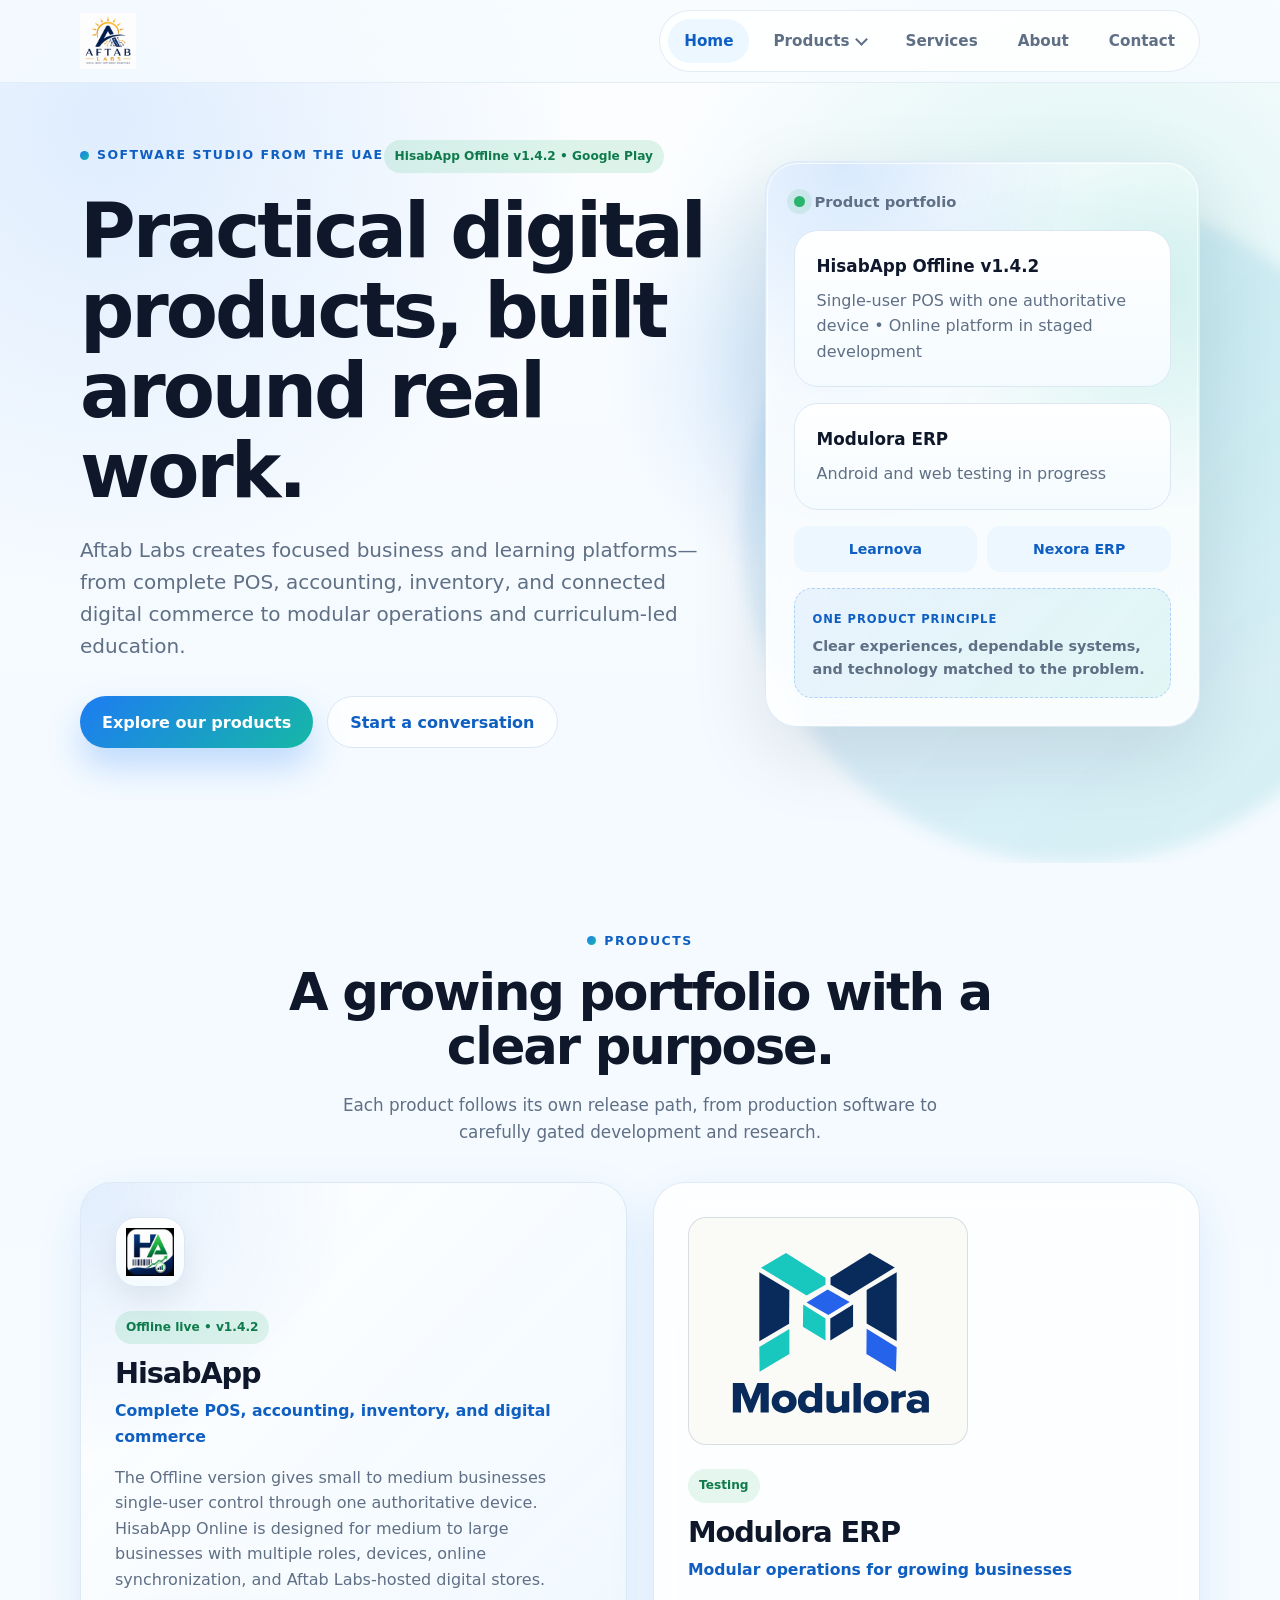
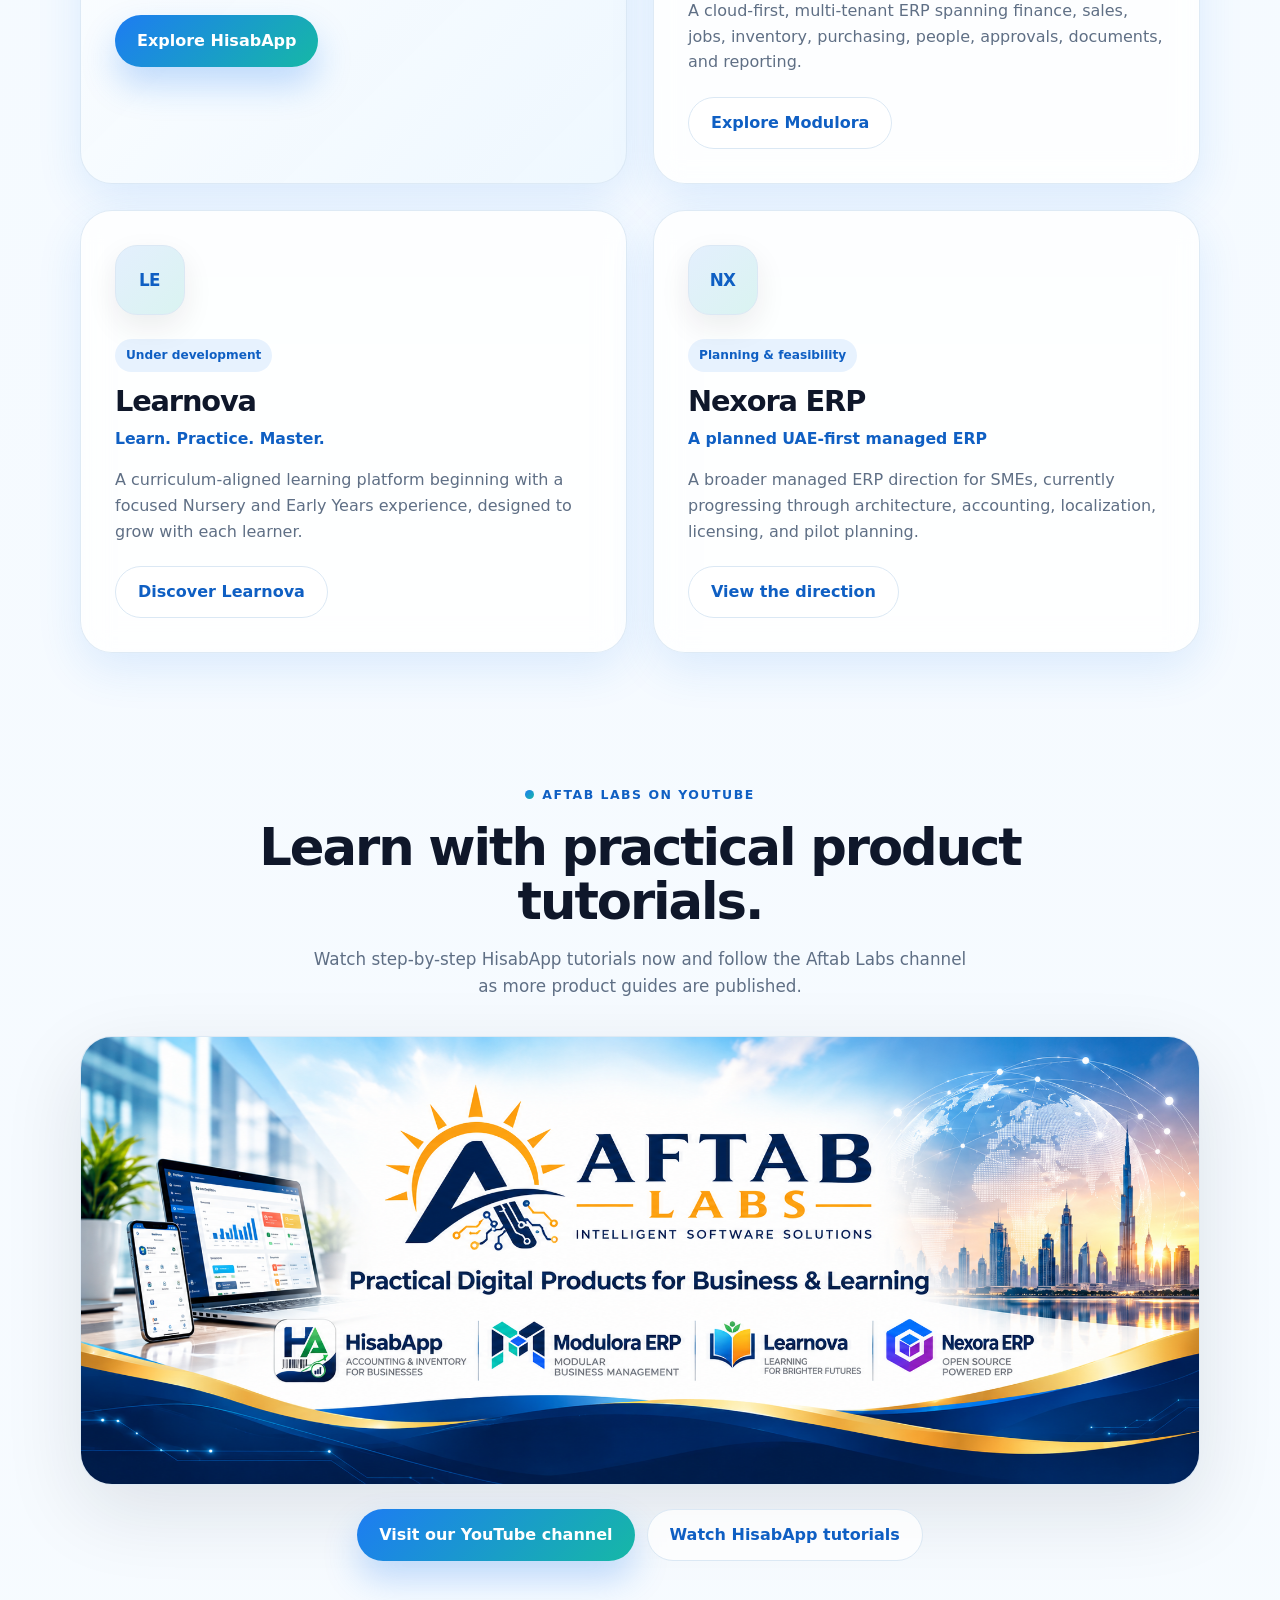
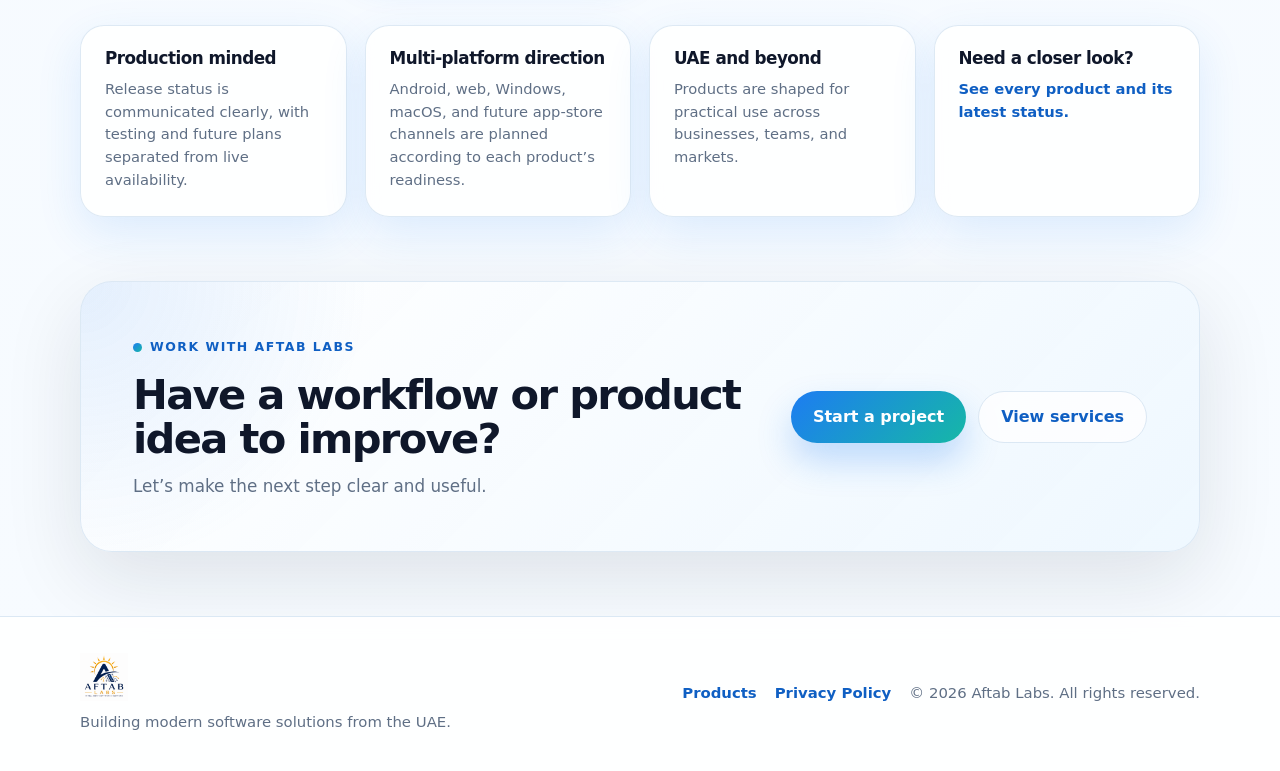
<file: index.html>
<!DOCTYPE html>
<html lang="en">
<head>
  <meta charset="UTF-8">
  <meta name="viewport" content="width=device-width, initial-scale=1.0">
  <meta name="google-site-verification" content="0Ly6-hkCd9INJCVH35sfvbe9faQT4SO8TPJ5B1sf8u8">
  <meta name="description" content="Aftab Labs builds HisabApp POS, accounting and inventory software, Modulora ERP, Learnova, and the planned Nexora ERP platform from the UAE.">
  <link rel="canonical" href="https://aftablabs.com/">
  <meta property="og:type" content="website">
  <meta property="og:url" content="https://aftablabs.com/">
  <meta property="og:title" content="Aftab Labs | Practical software for modern businesses">
  <meta property="og:description" content="Explore HisabApp, Modulora ERP, Learnova, Nexora ERP, and technology services from Aftab Labs.">
  <meta property="og:image" content="https://aftablabs.com/assets/aftab-labs-social-preview.png">
  <meta property="og:image:width" content="1731"><meta property="og:image:height" content="909"><meta property="og:image:alt" content="Aftab Labs — practical software for modern businesses">
  <meta name="twitter:card" content="summary_large_image"><meta name="twitter:image" content="https://aftablabs.com/assets/aftab-labs-social-preview.png">
  <title>Aftab Labs | Practical software for modern businesses</title>
  <link rel="icon" type="image/png" href="assets/favicon.png">
  <link rel="stylesheet" href="style.css?v=20261012">
  <script type="application/ld+json">{"@context":"https://schema.org","@type":"Organization","name":"Aftab Labs","url":"https://aftablabs.com/","logo":"https://aftablabs.com/assets/aftab-labs-logo-final.png","email":"info@aftablabs.com","telephone":"+971541717940","address":{"@type":"PostalAddress","addressCountry":"AE"}}</script>
</head>
<body>
  <header class="site-header" data-header><nav class="nav container" aria-label="Primary navigation"><a class="brand" href="/" aria-label="Aftab Labs home"><img src="assets/aftab-labs-logo-final.png" alt="Aftab Labs logo"></a><button class="nav-toggle" type="button" aria-expanded="false" aria-controls="primary-menu" data-nav-toggle><span class="sr-only">Toggle navigation</span><span></span><span></span><span></span></button><div class="nav-menu" id="primary-menu" data-nav-menu><a href="/" aria-current="page">Home</a><details class="nav-products" data-product-menu><summary>Products</summary><div class="nav-products-panel"><a href="/products"><strong>All products</strong><span>View the complete Aftab Labs portfolio</span></a><a href="/hisabapp"><strong>HisabApp</strong><span>POS, accounting, stock, and online stores</span></a><a href="/modulora-erp"><strong>Modulora ERP</strong><span>Cloud-first modular operations</span></a><a href="/learnova"><strong>Learnova</strong><span>Curriculum-aligned learning</span></a><a href="/nexora-erp"><strong>Nexora ERP</strong><span>Planned UAE-first managed ERP</span></a></div></details><a href="/services">Services</a><a href="/about">About</a><a href="/contact">Contact</a></div></nav></header>

  <main>
    <section class="hero section home-hero"><div class="container hero-grid"><div class="hero-copy reveal"><p class="eyebrow">Software studio from the UAE</p><span class="badge badge-live">HisabApp Offline v1.4.2 &bull; Google Play</span><h1>Practical digital products, built around real work.</h1><p class="hero-text">Aftab Labs creates focused business and learning platforms—from complete POS, accounting, inventory, and connected digital commerce to modular operations and curriculum-led education.</p><div class="hero-actions"><a class="btn btn-primary" href="/products">Explore our products</a><a class="btn btn-secondary" href="/contact">Start a conversation</a></div></div><div class="hero-card reveal" aria-label="Aftab Labs product portfolio"><div class="hero-card-header"><span class="status-dot"></span><span>Product portfolio</span></div><div class="metric-card"><strong>HisabApp Offline v1.4.2</strong><span>Single-user POS with one authoritative device &bull; Online platform in staged development</span></div><div class="metric-card"><strong>Modulora ERP</strong><span>Android and web testing in progress</span></div><div class="capability-list"><span>Learnova</span><span>Nexora ERP</span></div><div class="hero-next"><span class="hero-next-label">One product principle</span><p>Clear experiences, dependable systems, and technology matched to the problem.</p></div></div></div></section>

    <section class="section products"><div class="container"><div class="section-heading centered reveal"><p class="eyebrow">Products</p><h2>A growing portfolio with a clear purpose.</h2><p>Each product follows its own release path, from production software to carefully gated development and research.</p></div><div class="product-grid portfolio-grid"><article class="product-card featured portfolio-card reveal"><div class="product-logo-wrap"><img src="assets/hisabapp-logo.png" alt="HisabApp logo"></div><div><span class="badge badge-live">Offline live &bull; v1.4.2</span><h3>HisabApp</h3><p class="product-tagline">Complete POS, accounting, inventory, and digital commerce</p><p>The Offline version gives small to medium businesses single-user control through one authoritative device. HisabApp Online is designed for medium to large businesses with multiple roles, devices, online synchronization, and Aftab Labs-hosted digital stores.</p><div class="product-actions"><a class="btn btn-primary" href="/hisabapp">Explore HisabApp</a></div></div></article><article class="product-card portfolio-card reveal"><div class="product-brand-lockup"><img src="assets/modulora-stacked-lockup.svg?v=cca6dd8" alt="Modulora ERP logo"></div><div><span class="badge badge-green">Testing</span><h3>Modulora ERP</h3><p class="product-tagline">Modular operations for growing businesses</p><p>A cloud-first, multi-tenant ERP spanning finance, sales, jobs, inventory, purchasing, people, approvals, documents, and reporting.</p><div class="product-actions"><a class="btn btn-secondary" href="/modulora-erp">Explore Modulora</a></div></div></article><article class="product-card portfolio-card reveal"><div class="product-icon product-monogram" aria-hidden="true">LE</div><div><span class="badge badge-development">Under development</span><h3>Learnova</h3><p class="product-tagline">Learn. Practice. Master.</p><p>A curriculum-aligned learning platform beginning with a focused Nursery and Early Years experience, designed to grow with each learner.</p><div class="product-actions"><a class="btn btn-secondary" href="/learnova">Discover Learnova</a></div></div></article><article class="product-card portfolio-card reveal"><div class="product-icon product-monogram" aria-hidden="true">NX</div><div><span class="badge badge-planning">Planning &amp; feasibility</span><h3>Nexora ERP</h3><p class="product-tagline">A planned UAE-first managed ERP</p><p>A broader managed ERP direction for SMEs, currently progressing through architecture, accounting, localization, licensing, and pilot planning.</p><div class="product-actions"><a class="btn btn-secondary" href="/nexora-erp">View the direction</a></div></div></article></div></div></section>

    <section class="section youtube-feature"><div class="container"><div class="section-heading centered reveal"><p class="eyebrow">Aftab Labs on YouTube</p><h2>Learn with practical product tutorials.</h2><p>Watch step-by-step HisabApp tutorials now and follow the Aftab Labs channel as more product guides are published.</p></div><a class="youtube-banner reveal" href="https://www.youtube.com/@AftabLabs" target="_blank" rel="noopener" aria-label="Visit the Aftab Labs YouTube channel"><img src="assets/aftab-labs-youtube-banner.png" alt="Aftab Labs YouTube banner featuring HisabApp, Modulora ERP, Learnova, and Nexora ERP" width="1983" height="793" loading="lazy"></a><div class="youtube-feature-actions reveal"><a class="btn btn-primary" href="https://www.youtube.com/@AftabLabs" target="_blank" rel="noopener">Visit our YouTube channel</a><a class="btn btn-secondary" href="https://www.youtube.com/playlist?list=PLQWUmAtLNMjM" target="_blank" rel="noopener">Watch HisabApp tutorials</a></div></div></section>

    <section class="section trust"><div class="container"><div class="trust-grid"><article class="trust-card reveal"><h3>Production minded</h3><p>Release status is communicated clearly, with testing and future plans separated from live availability.</p></article><article class="trust-card reveal"><h3>Multi-platform direction</h3><p>Android, web, Windows, macOS, and future app-store channels are planned according to each product&rsquo;s readiness.</p></article><article class="trust-card reveal"><h3>UAE and beyond</h3><p>Products are shaped for practical use across businesses, teams, and markets.</p></article><article class="trust-card reveal"><h3>Need a closer look?</h3><p><a href="/products">See every product and its latest status.</a></p></article></div></div></section>

    <section class="section cta-band"><div class="container cta-band-card reveal"><div><p class="eyebrow">Work with Aftab Labs</p><h2>Have a workflow or product idea to improve?</h2><p>Let&rsquo;s make the next step clear and useful.</p></div><div class="cta-band-actions"><a class="btn btn-primary" href="/contact">Start a project</a><a class="btn btn-secondary" href="/services">View services</a></div></div></section>
  </main>

  <footer class="site-footer"><div class="container footer-content"><div class="footer-main"><a class="brand footer-brand" href="/" aria-label="Aftab Labs home"><img src="assets/aftab-labs-logo-final.png" alt="Aftab Labs logo"></a><p>Building modern software solutions from the UAE.</p></div><div class="footer-meta"><a href="/products">Products</a><a href="/privacy">Privacy Policy</a><span>&copy; <span data-year></span> Aftab Labs. All rights reserved.</span></div></div></footer>
  <script src="script.js"></script>
</body>
</html>
</file>
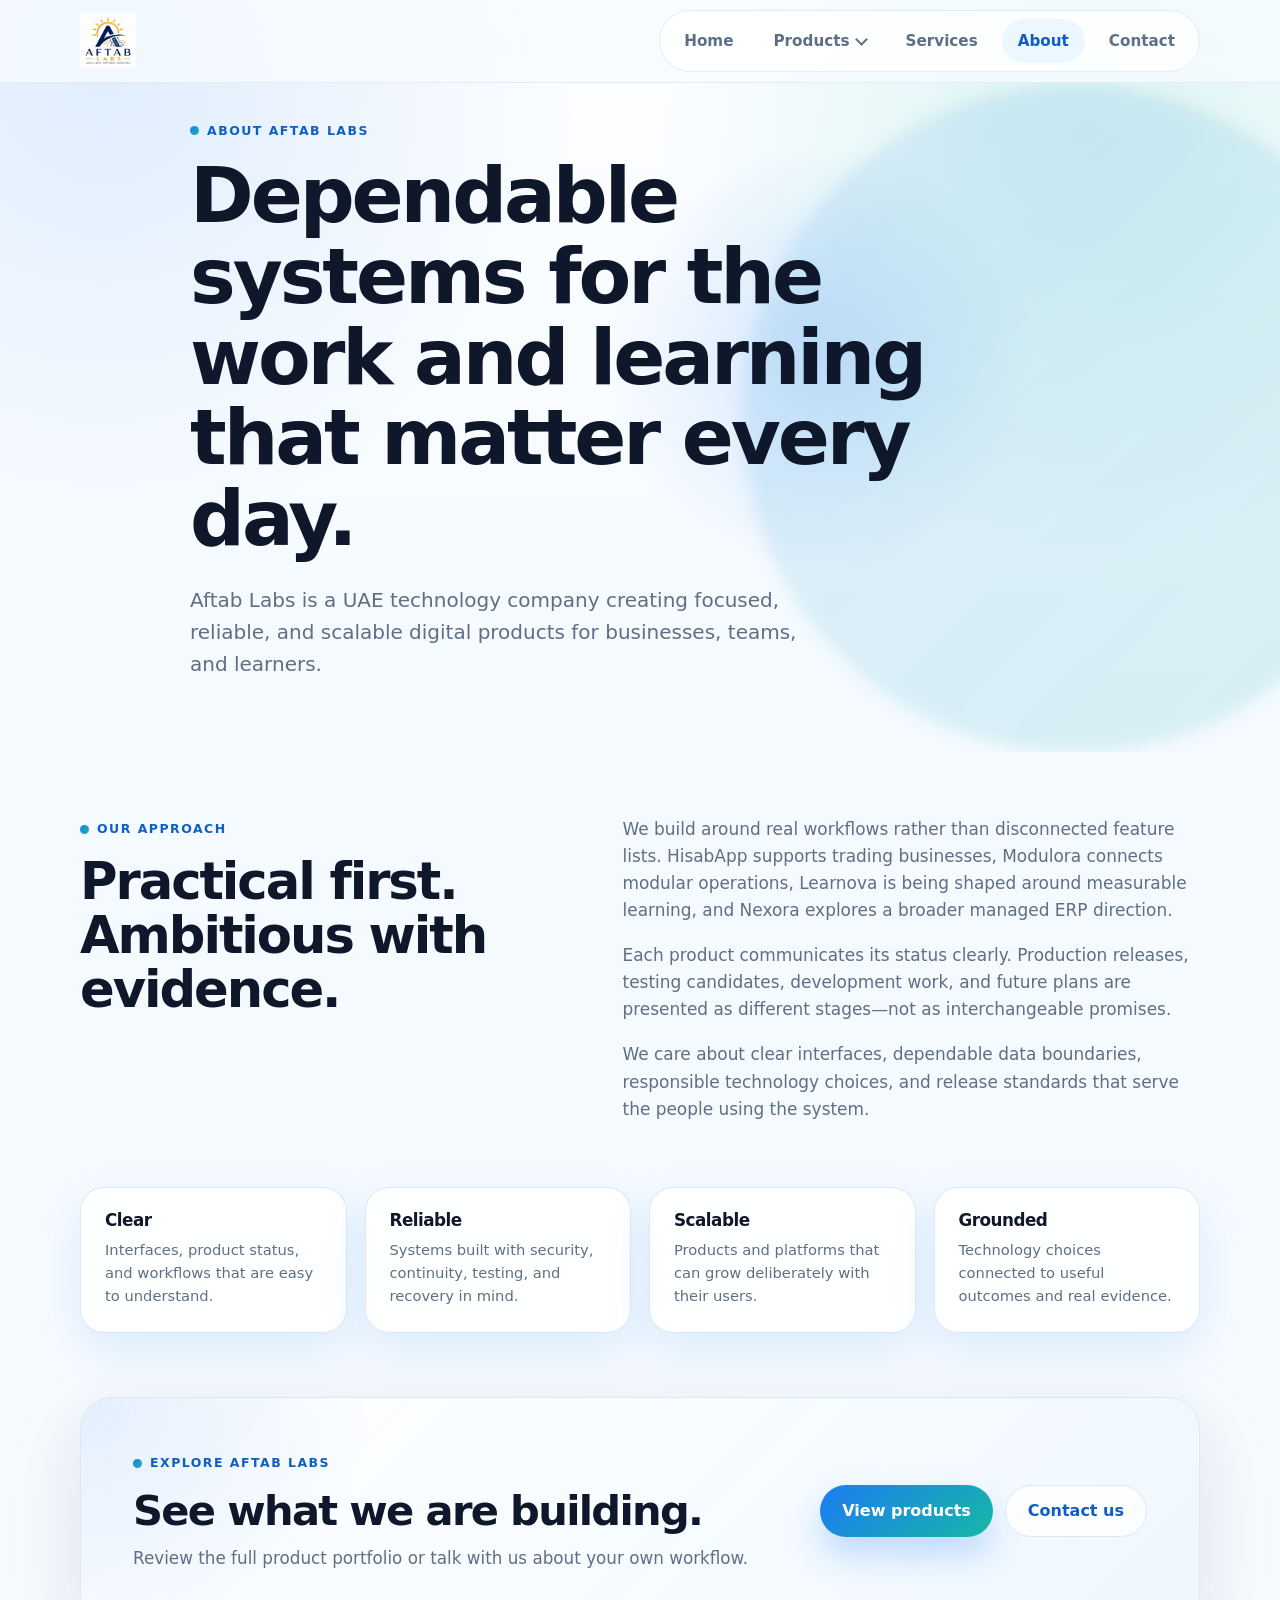
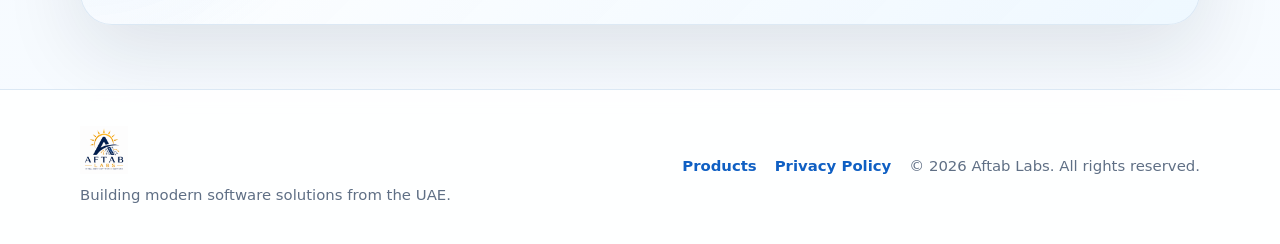
<file: about.html>
<!DOCTYPE html>
<html lang="en">
<head>
  <meta charset="UTF-8"><meta name="viewport" content="width=device-width, initial-scale=1.0"><meta name="description" content="Learn about Aftab Labs, a UAE technology company building practical business and learning products with clear release standards."><link rel="canonical" href="https://aftablabs.com/about"><meta property="og:type" content="website"><meta property="og:url" content="https://aftablabs.com/about"><meta property="og:title" content="About Aftab Labs"><meta property="og:description" content="Practical software and digital products shaped around real work and responsible growth."><meta property="og:image" content="https://aftablabs.com/assets/aftab-labs-social-preview.png"><meta property="og:image:alt" content="Aftab Labs — practical software for modern businesses"><meta name="twitter:card" content="summary_large_image"><meta name="twitter:image" content="https://aftablabs.com/assets/aftab-labs-social-preview.png"><title>About Aftab Labs | Practical software from the UAE</title><link rel="icon" type="image/png" href="assets/favicon.png"><link rel="stylesheet" href="style.css"><script type="application/ld+json">{"@context":"https://schema.org","@type":"Organization","name":"Aftab Labs","url":"https://aftablabs.com/","logo":"https://aftablabs.com/assets/aftab-labs-logo-final.png","email":"info@aftablabs.com","telephone":"+971541717940","address":{"@type":"PostalAddress","addressCountry":"AE"}}</script>
</head>
<body>
  <header class="site-header" data-header><nav class="nav container" aria-label="Primary navigation"><a class="brand" href="/"><img src="assets/aftab-labs-logo-final.png" alt="Aftab Labs logo"></a><button class="nav-toggle" type="button" aria-expanded="false" aria-controls="primary-menu" data-nav-toggle><span class="sr-only">Toggle navigation</span><span></span><span></span><span></span></button><div class="nav-menu" id="primary-menu" data-nav-menu><a href="/">Home</a><details class="nav-products" data-product-menu><summary>Products</summary><div class="nav-products-panel"><a href="/products"><strong>All products</strong><span>View the complete Aftab Labs portfolio</span></a><a href="/hisabapp"><strong>HisabApp</strong><span>POS, accounting, stock, and online stores</span></a><a href="/modulora-erp"><strong>Modulora ERP</strong><span>Cloud-first modular operations</span></a><a href="/learnova"><strong>Learnova</strong><span>Curriculum-aligned learning</span></a><a href="/nexora-erp"><strong>Nexora ERP</strong><span>Planned UAE-first managed ERP</span></a></div></details><a href="/services">Services</a><a href="/about" aria-current="page">About</a><a href="/contact">Contact</a></div></nav></header>
  <main><section class="hero section page-hero"><div class="container narrow-hero"><div class="hero-copy reveal"><p class="eyebrow">About Aftab Labs</p><h1>Dependable systems for the work and learning that matter every day.</h1><p class="hero-text">Aftab Labs is a UAE technology company creating focused, reliable, and scalable digital products for businesses, teams, and learners.</p></div></div></section><section class="section"><div class="container split"><div class="section-heading reveal"><p class="eyebrow">Our approach</p><h2>Practical first. Ambitious with evidence.</h2></div><div class="section-copy reveal"><p>We build around real workflows rather than disconnected feature lists. HisabApp supports trading businesses, Modulora connects modular operations, Learnova is being shaped around measurable learning, and Nexora explores a broader managed ERP direction.</p><p>Each product communicates its status clearly. Production releases, testing candidates, development work, and future plans are presented as different stages—not as interchangeable promises.</p><p>We care about clear interfaces, dependable data boundaries, responsible technology choices, and release standards that serve the people using the system.</p></div></div></section><section class="section trust"><div class="container"><div class="trust-grid"><article class="trust-card reveal"><h3>Clear</h3><p>Interfaces, product status, and workflows that are easy to understand.</p></article><article class="trust-card reveal"><h3>Reliable</h3><p>Systems built with security, continuity, testing, and recovery in mind.</p></article><article class="trust-card reveal"><h3>Scalable</h3><p>Products and platforms that can grow deliberately with their users.</p></article><article class="trust-card reveal"><h3>Grounded</h3><p>Technology choices connected to useful outcomes and real evidence.</p></article></div></div></section><section class="section cta-band"><div class="container cta-band-card reveal"><div><p class="eyebrow">Explore Aftab Labs</p><h2>See what we are building.</h2><p>Review the full product portfolio or talk with us about your own workflow.</p></div><div class="cta-band-actions"><a class="btn btn-primary" href="/products">View products</a><a class="btn btn-secondary" href="/contact">Contact us</a></div></div></section></main>
  <footer class="site-footer"><div class="container footer-content"><div class="footer-main"><a class="brand footer-brand" href="/"><img src="assets/aftab-labs-logo-final.png" alt="Aftab Labs logo"></a><p>Building modern software solutions from the UAE.</p></div><div class="footer-meta"><a href="/products">Products</a><a href="/privacy">Privacy Policy</a><span>&copy; <span data-year></span> Aftab Labs. All rights reserved.</span></div></div></footer><script src="script.js"></script>
</body>
</html>
</file>
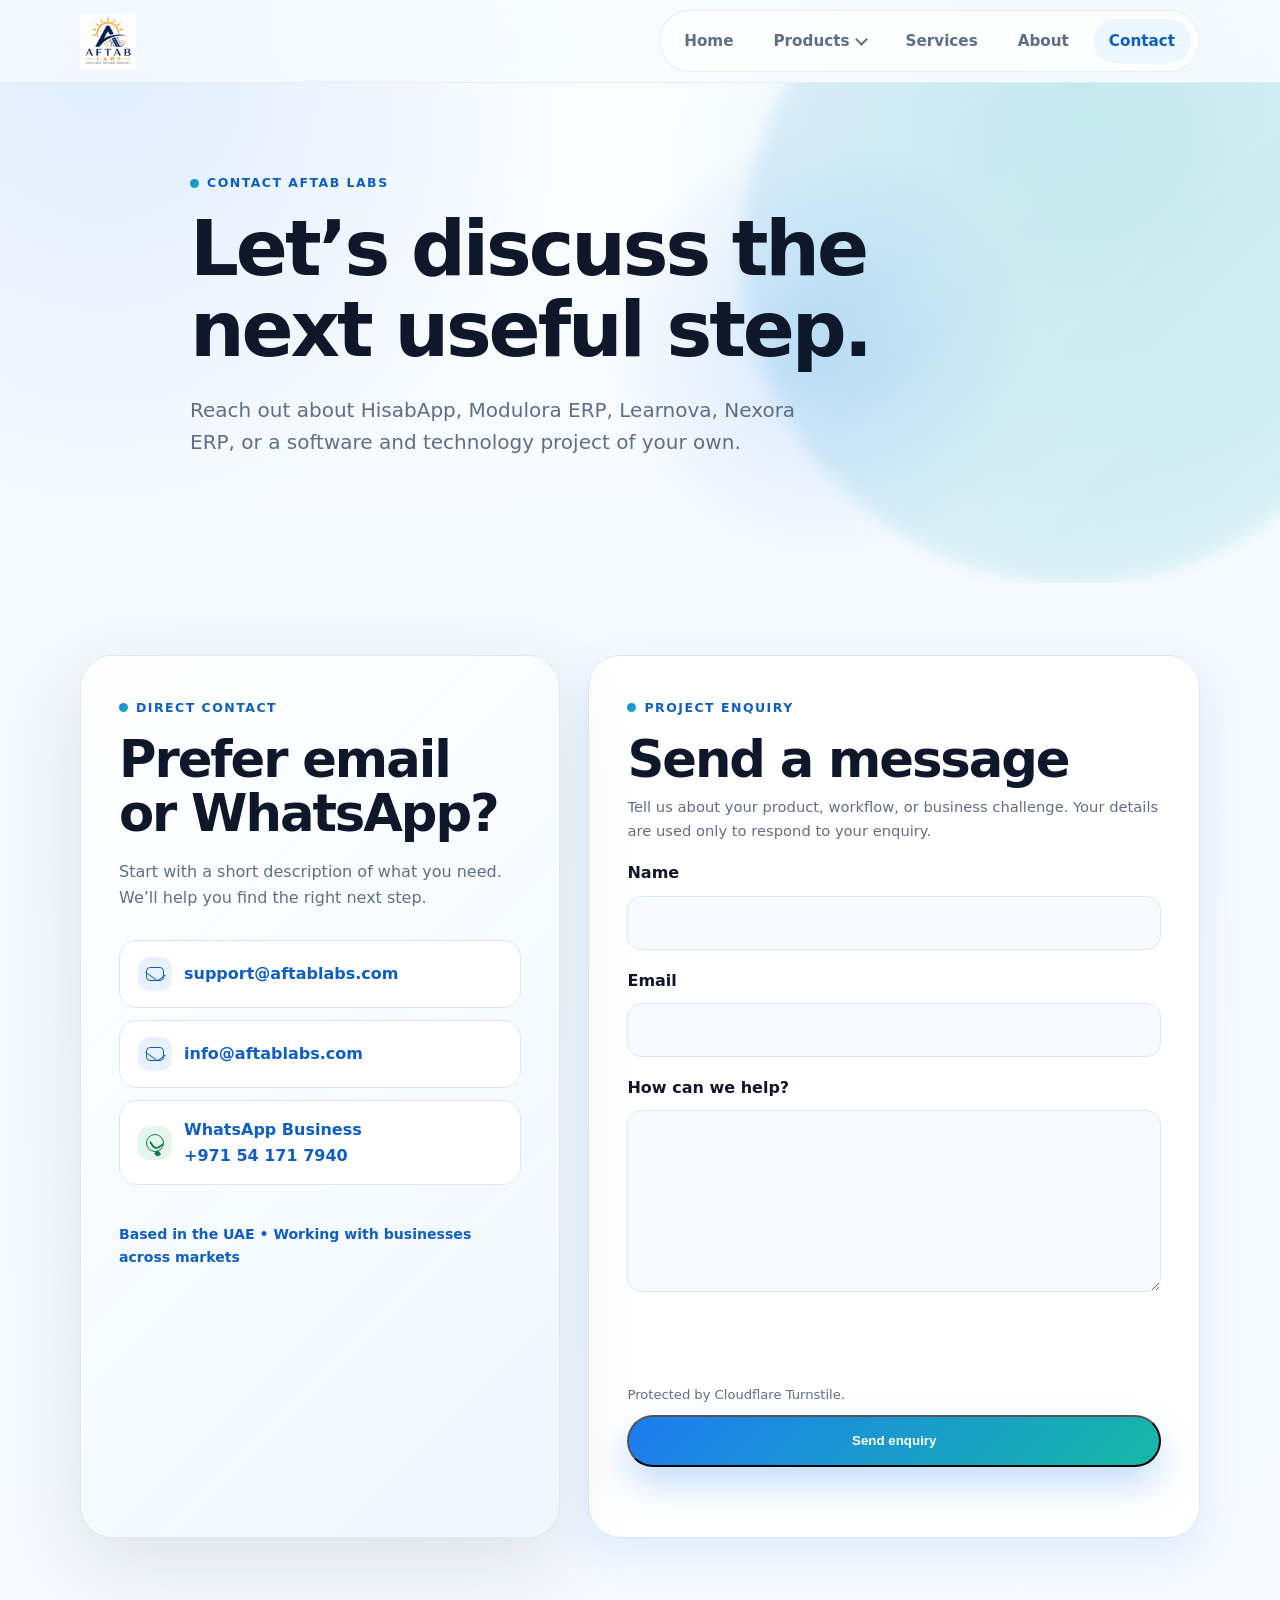
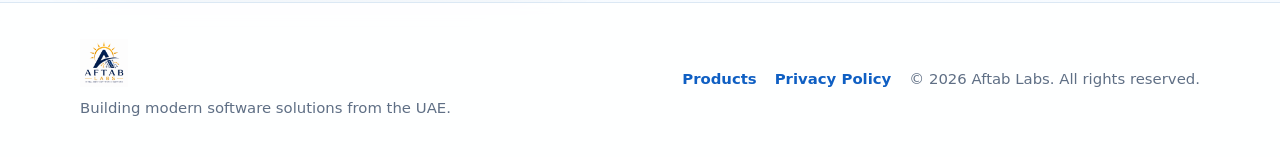
<file: contact.html>
<!DOCTYPE html>
<html lang="en">
<head>
  <meta charset="UTF-8"><meta name="viewport" content="width=device-width, initial-scale=1.0"><meta name="description" content="Contact Aftab Labs about HisabApp, Modulora ERP, Learnova, Nexora ERP, software projects, websites, automation, and technology consulting."><link rel="canonical" href="https://aftablabs.com/contact"><meta property="og:type" content="website"><meta property="og:url" content="https://aftablabs.com/contact"><meta property="og:title" content="Contact Aftab Labs"><meta property="og:description" content="Talk with Aftab Labs about practical software and digital solutions."><meta property="og:image" content="https://aftablabs.com/assets/aftab-labs-social-preview.png"><meta property="og:image:alt" content="Aftab Labs — practical software for modern businesses"><meta name="twitter:card" content="summary_large_image"><meta name="twitter:image" content="https://aftablabs.com/assets/aftab-labs-social-preview.png"><title>Contact Aftab Labs | Start a project</title><link rel="icon" type="image/png" href="assets/favicon.png"><link rel="stylesheet" href="style.css">
</head>
<body>
  <header class="site-header" data-header><nav class="nav container" aria-label="Primary navigation"><a class="brand" href="/"><img src="assets/aftab-labs-logo-final.png" alt="Aftab Labs logo"></a><button class="nav-toggle" type="button" aria-expanded="false" aria-controls="primary-menu" data-nav-toggle><span class="sr-only">Toggle navigation</span><span></span><span></span><span></span></button><div class="nav-menu" id="primary-menu" data-nav-menu><a href="/">Home</a><details class="nav-products" data-product-menu><summary>Products</summary><div class="nav-products-panel"><a href="/products"><strong>All products</strong><span>View the complete Aftab Labs portfolio</span></a><a href="/hisabapp"><strong>HisabApp</strong><span>POS, accounting, stock, and online stores</span></a><a href="/modulora-erp"><strong>Modulora ERP</strong><span>Cloud-first modular operations</span></a><a href="/learnova"><strong>Learnova</strong><span>Curriculum-aligned learning</span></a><a href="/nexora-erp"><strong>Nexora ERP</strong><span>Planned UAE-first managed ERP</span></a></div></details><a href="/services">Services</a><a href="/about">About</a><a href="/contact" aria-current="page">Contact</a></div></nav></header>
  <main><section class="hero section page-hero"><div class="container narrow-hero"><div class="hero-copy reveal"><p class="eyebrow">Contact Aftab Labs</p><h1>Let&rsquo;s discuss the next useful step.</h1><p class="hero-text">Reach out about HisabApp, Modulora ERP, Learnova, Nexora ERP, or a software and technology project of your own.</p></div></div></section><section class="section contact-section"><div class="container contact-layout"><div class="contact-card contact-details-card reveal"><div><p class="eyebrow">Direct contact</p><h2>Prefer email or WhatsApp?</h2><p>Start with a short description of what you need. We&rsquo;ll help you find the right next step.</p></div><div class="contact-links" aria-label="Contact methods"><a href="mailto:support@aftablabs.com"><span class="contact-icon email" aria-hidden="true"></span><span>support@aftablabs.com</span></a><a href="mailto:info@aftablabs.com"><span class="contact-icon email" aria-hidden="true"></span><span>info@aftablabs.com</span></a><a href="https://wa.me/971541717940" target="_blank" rel="noopener"><span class="contact-icon whatsapp" aria-hidden="true"></span><span>WhatsApp Business<br>+971 54 171 7940</span></a></div><p class="contact-location">Based in the UAE &bull; Working with businesses across markets</p></div><form class="contact-form reveal" action="/api/contact" method="post" data-contact-form><div><p class="eyebrow">Project enquiry</p><h2>Send a message</h2><p class="form-note">Tell us about your product, workflow, or business challenge. Your details are used only to respond to your enquiry.</p></div><label for="name">Name</label><input id="name" name="name" type="text" autocomplete="name" required minlength="2" maxlength="100"><label for="email">Email</label><input id="email" name="email" type="email" autocomplete="email" required maxlength="160"><label for="message">How can we help?</label><textarea id="message" name="message" rows="6" required minlength="10" maxlength="4000"></textarea><label class="honeypot" aria-hidden="true">Leave this field empty<input name="company" type="text" tabindex="-1" autocomplete="off"></label><div class="turnstile-field"><div class="cf-turnstile" data-sitekey="0x4AAAAAAEoIyCQ4Umhg1ptu" data-action="contact" data-size="flexible" data-theme="auto"></div><p>Protected by Cloudflare Turnstile.</p></div><button class="btn btn-primary" type="submit">Send enquiry</button><p class="form-status" data-form-status role="status" aria-live="polite"></p></form></div></section></main>
  <footer class="site-footer"><div class="container footer-content"><div class="footer-main"><a class="brand footer-brand" href="/"><img src="assets/aftab-labs-logo-final.png" alt="Aftab Labs logo"></a><p>Building modern software solutions from the UAE.</p></div><div class="footer-meta"><a href="/products">Products</a><a href="/privacy">Privacy Policy</a><span>&copy; <span data-year></span> Aftab Labs. All rights reserved.</span></div></div></footer><script src="https://challenges.cloudflare.com/turnstile/v0/api.js" async defer></script><script src="script.js"></script>
</body>
</html>
</file>
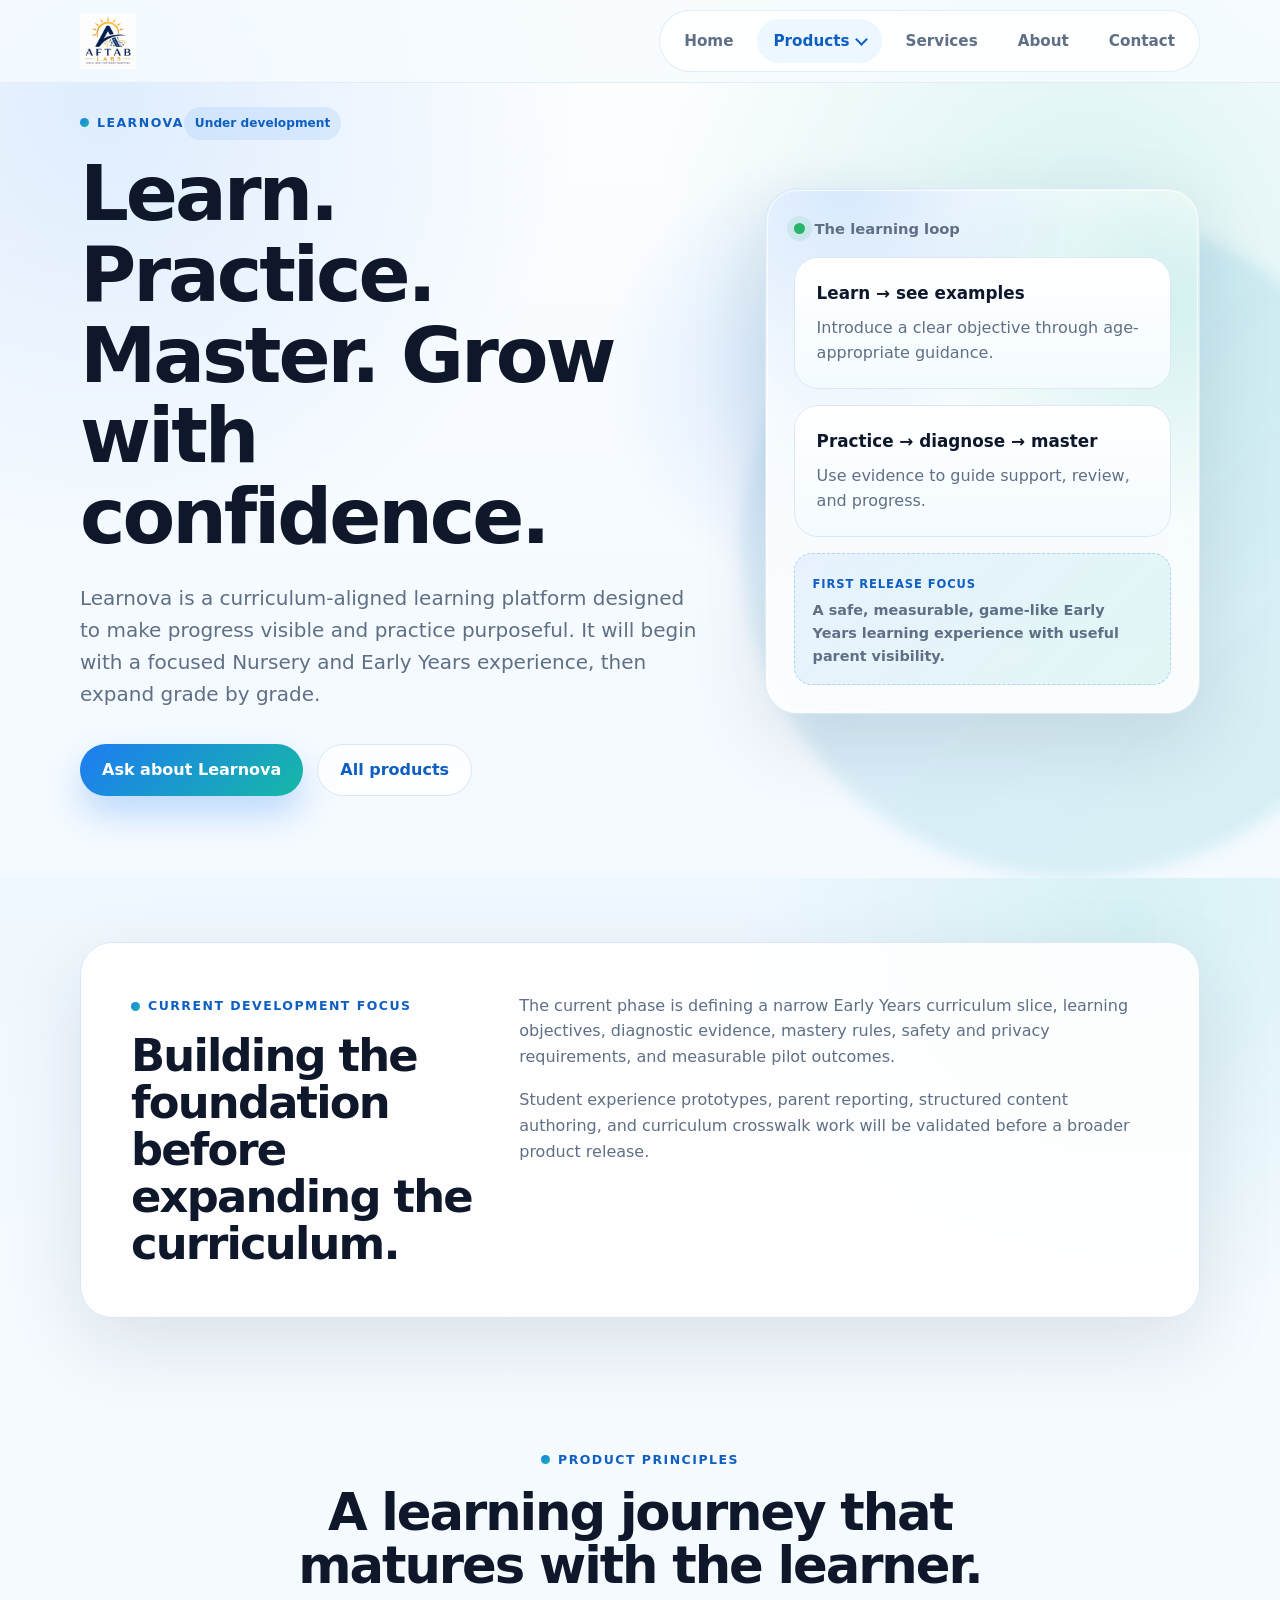
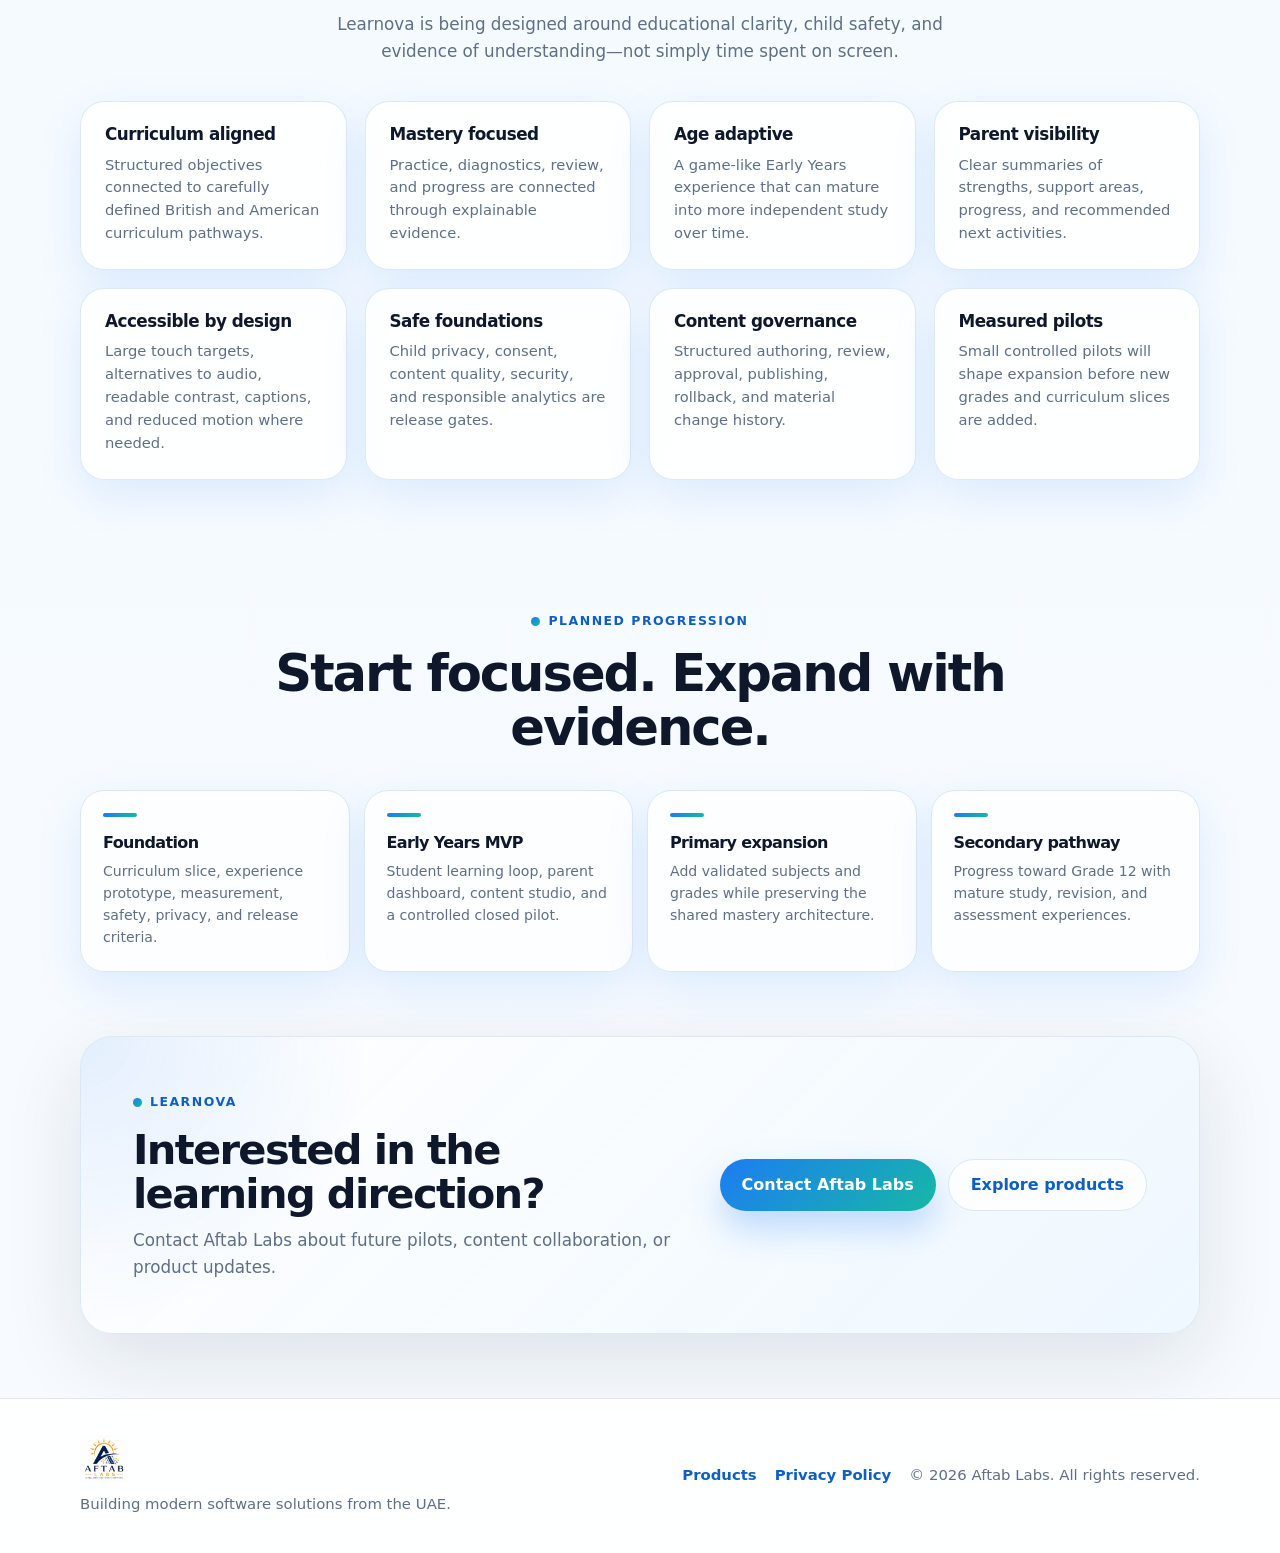
<file: learnova.html>
<!DOCTYPE html>
<html lang="en">
<head>
  <meta charset="UTF-8"><meta name="viewport" content="width=device-width, initial-scale=1.0">
  <meta name="description" content="Learnova is an Aftab Labs curriculum-aligned learning platform under development, beginning with Nursery and Early Years before expanding grade by grade.">
  <link rel="canonical" href="https://aftablabs.com/learnova">
  <meta property="og:type" content="product"><meta property="og:url" content="https://aftablabs.com/learnova"><meta property="og:title" content="Learnova | Learn. Practice. Master."><meta property="og:description" content="A curriculum-aligned learning platform under development, designed to grow from Early Years through Grade 12."><meta property="og:image" content="https://aftablabs.com/assets/aftab-labs-social-preview.png"><meta property="og:image:alt" content="Aftab Labs — practical software for modern businesses"><meta name="twitter:card" content="summary_large_image"><meta name="twitter:image" content="https://aftablabs.com/assets/aftab-labs-social-preview.png">
  <title>Learnova | Curriculum-Aligned Learning by Aftab Labs</title><link rel="icon" type="image/png" href="assets/favicon.png"><link rel="stylesheet" href="style.css">
  <script type="application/ld+json">{"@context":"https://schema.org","@type":"SoftwareApplication","name":"Learnova","applicationCategory":"EducationalApplication","description":"A curriculum-aligned learning platform under development, beginning with Nursery and Early Years.","publisher":{"@type":"Organization","name":"Aftab Labs","url":"https://aftablabs.com/"}}</script>
</head>
<body>
  <header class="site-header" data-header><nav class="nav container" aria-label="Primary navigation"><a class="brand" href="/" aria-label="Aftab Labs home"><img src="assets/aftab-labs-logo-final.png" alt="Aftab Labs logo"></a><button class="nav-toggle" type="button" aria-expanded="false" aria-controls="primary-menu" data-nav-toggle><span class="sr-only">Toggle navigation</span><span></span><span></span><span></span></button><div class="nav-menu" id="primary-menu" data-nav-menu><a href="/">Home</a><details class="nav-products current" data-product-menu><summary>Products</summary><div class="nav-products-panel"><a href="/products"><strong>All products</strong><span>View the complete Aftab Labs portfolio</span></a><a href="/hisabapp"><strong>HisabApp</strong><span>POS, accounting, stock, and online stores</span></a><a href="/modulora-erp"><strong>Modulora ERP</strong><span>Cloud-first modular operations</span></a><a href="/learnova" aria-current="page"><strong>Learnova</strong><span>Curriculum-aligned learning</span></a><a href="/nexora-erp"><strong>Nexora ERP</strong><span>Planned UAE-first managed ERP</span></a></div></details><a href="/services">Services</a><a href="/about">About</a><a href="/contact">Contact</a></div></nav></header>
  <main>
    <section class="hero section page-hero"><div class="container hero-grid"><div class="hero-copy reveal"><p class="eyebrow">Learnova</p><span class="badge badge-development">Under development</span><h1>Learn. Practice. Master. Grow with confidence.</h1><p class="hero-text">Learnova is a curriculum-aligned learning platform designed to make progress visible and practice purposeful. It will begin with a focused Nursery and Early Years experience, then expand grade by grade.</p><div class="hero-actions"><a class="btn btn-primary" href="/contact">Ask about Learnova</a><a class="btn btn-secondary" href="/products">All products</a></div></div><div class="hero-card reveal"><div class="hero-card-header"><span class="status-dot"></span><span>The learning loop</span></div><div class="metric-card"><strong>Learn &rarr; see examples</strong><span>Introduce a clear objective through age-appropriate guidance.</span></div><div class="metric-card"><strong>Practice &rarr; diagnose &rarr; master</strong><span>Use evidence to guide support, review, and progress.</span></div><div class="hero-next"><span class="hero-next-label">First release focus</span><p>A safe, measurable, game-like Early Years learning experience with useful parent visibility.</p></div></div></div></section>

    <section class="section latest-update"><div class="container update-card reveal"><div><p class="eyebrow">Current development focus</p><h2>Building the foundation before expanding the curriculum.</h2></div><div class="section-copy"><p>The current phase is defining a narrow Early Years curriculum slice, learning objectives, diagnostic evidence, mastery rules, safety and privacy requirements, and measurable pilot outcomes.</p><p>Student experience prototypes, parent reporting, structured content authoring, and curriculum crosswalk work will be validated before a broader product release.</p></div></div></section>

    <section class="section"><div class="container"><div class="section-heading centered reveal"><p class="eyebrow">Product principles</p><h2>A learning journey that matures with the learner.</h2><p>Learnova is being designed around educational clarity, child safety, and evidence of understanding—not simply time spent on screen.</p></div><div class="hisab-feature-grid"><article class="hisab-feature-card reveal"><h3>Curriculum aligned</h3><p>Structured objectives connected to carefully defined British and American curriculum pathways.</p></article><article class="hisab-feature-card reveal"><h3>Mastery focused</h3><p>Practice, diagnostics, review, and progress are connected through explainable evidence.</p></article><article class="hisab-feature-card reveal"><h3>Age adaptive</h3><p>A game-like Early Years experience that can mature into more independent study over time.</p></article><article class="hisab-feature-card reveal"><h3>Parent visibility</h3><p>Clear summaries of strengths, support areas, progress, and recommended next activities.</p></article><article class="hisab-feature-card reveal"><h3>Accessible by design</h3><p>Large touch targets, alternatives to audio, readable contrast, captions, and reduced motion where needed.</p></article><article class="hisab-feature-card reveal"><h3>Safe foundations</h3><p>Child privacy, consent, content quality, security, and responsible analytics are release gates.</p></article><article class="hisab-feature-card reveal"><h3>Content governance</h3><p>Structured authoring, review, approval, publishing, rollback, and material change history.</p></article><article class="hisab-feature-card reveal"><h3>Measured pilots</h3><p>Small controlled pilots will shape expansion before new grades and curriculum slices are added.</p></article></div></div></section>

    <section class="section"><div class="container"><div class="section-heading centered reveal"><p class="eyebrow">Planned progression</p><h2>Start focused. Expand with evidence.</h2></div><div class="status-rail"><article class="status-step reveal"><h3>Foundation</h3><p>Curriculum slice, experience prototype, measurement, safety, privacy, and release criteria.</p></article><article class="status-step reveal"><h3>Early Years MVP</h3><p>Student learning loop, parent dashboard, content studio, and a controlled closed pilot.</p></article><article class="status-step reveal"><h3>Primary expansion</h3><p>Add validated subjects and grades while preserving the shared mastery architecture.</p></article><article class="status-step reveal"><h3>Secondary pathway</h3><p>Progress toward Grade 12 with mature study, revision, and assessment experiences.</p></article></div></div></section>

    <section class="section cta-band"><div class="container cta-band-card reveal"><div><p class="eyebrow">Learnova</p><h2>Interested in the learning direction?</h2><p>Contact Aftab Labs about future pilots, content collaboration, or product updates.</p></div><div class="cta-band-actions"><a class="btn btn-primary" href="/contact">Contact Aftab Labs</a><a class="btn btn-secondary" href="/products">Explore products</a></div></div></section>
  </main>
  <footer class="site-footer"><div class="container footer-content"><div class="footer-main"><a class="brand footer-brand" href="/"><img src="assets/aftab-labs-logo-final.png" alt="Aftab Labs logo"></a><p>Building modern software solutions from the UAE.</p></div><div class="footer-meta"><a href="/products">Products</a><a href="/privacy">Privacy Policy</a><span>&copy; <span data-year></span> Aftab Labs. All rights reserved.</span></div></div></footer><script src="script.js"></script>
</body>
</html>
</file>
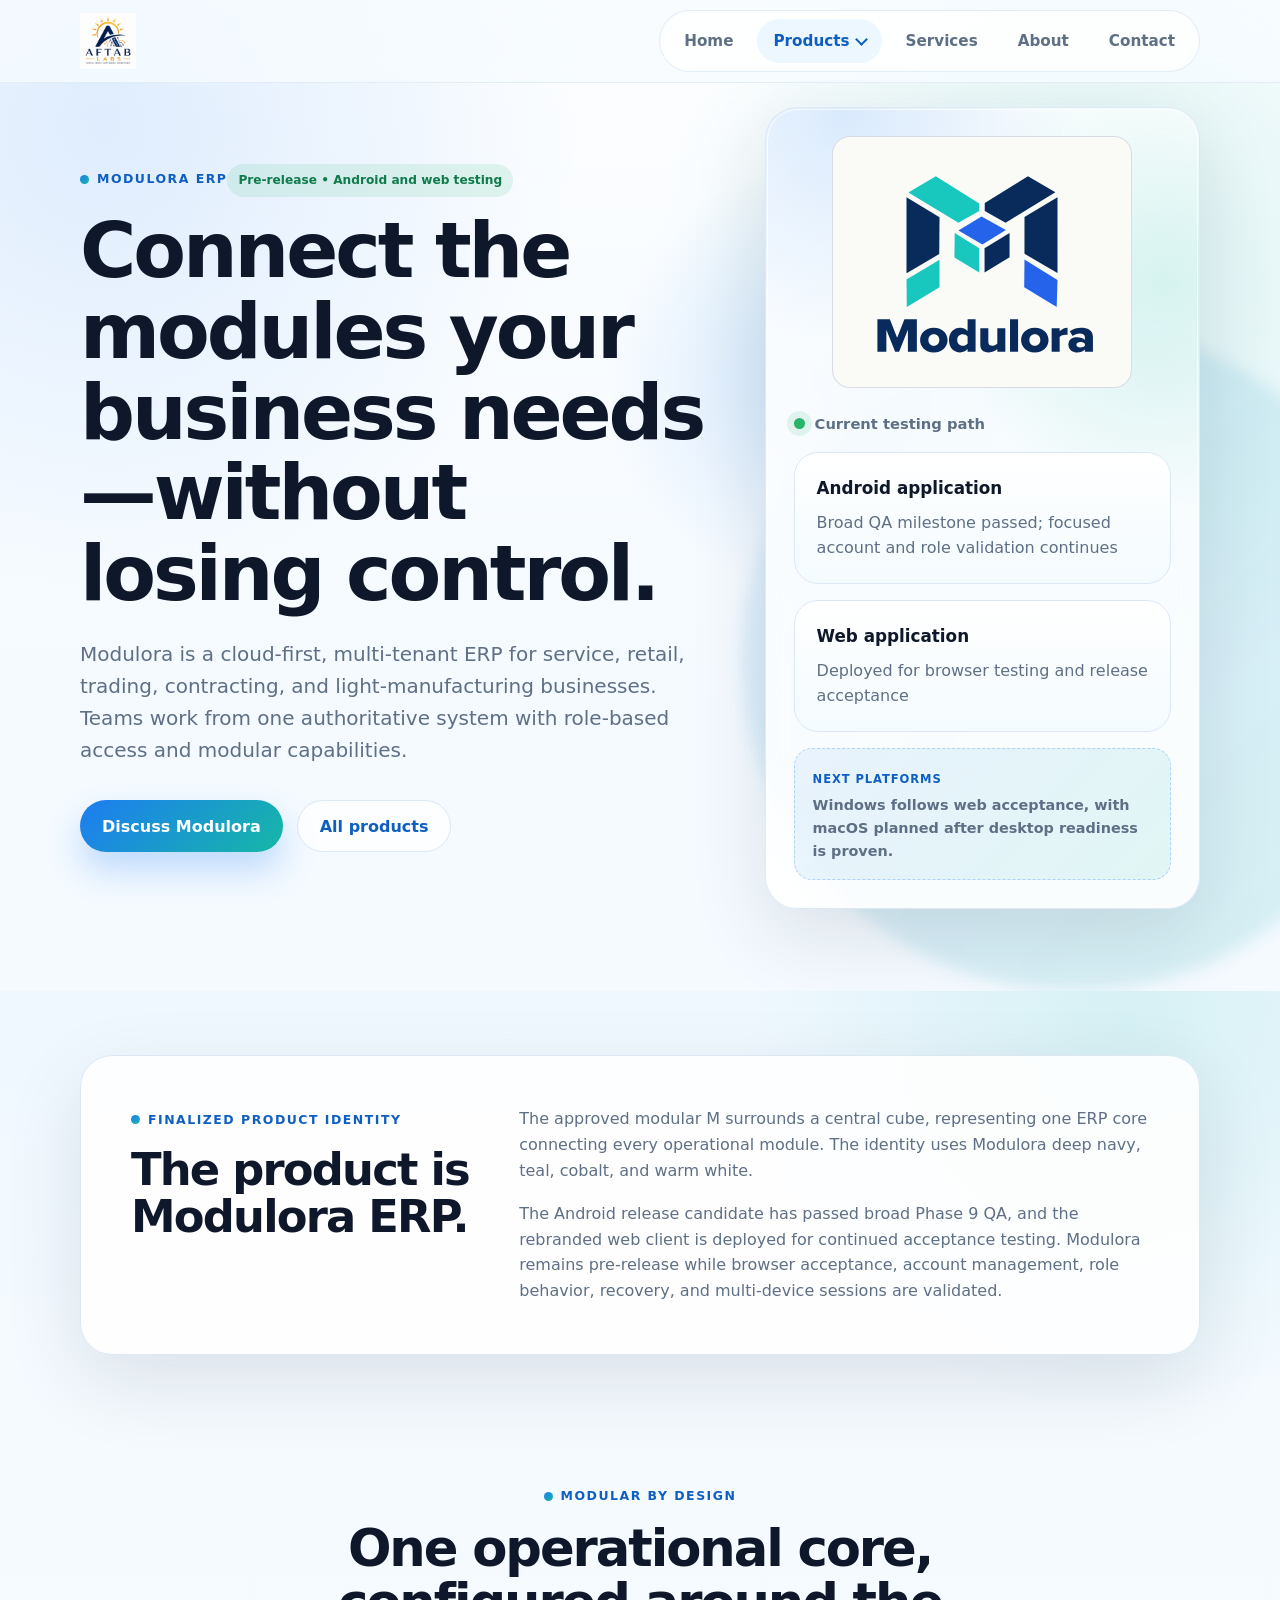
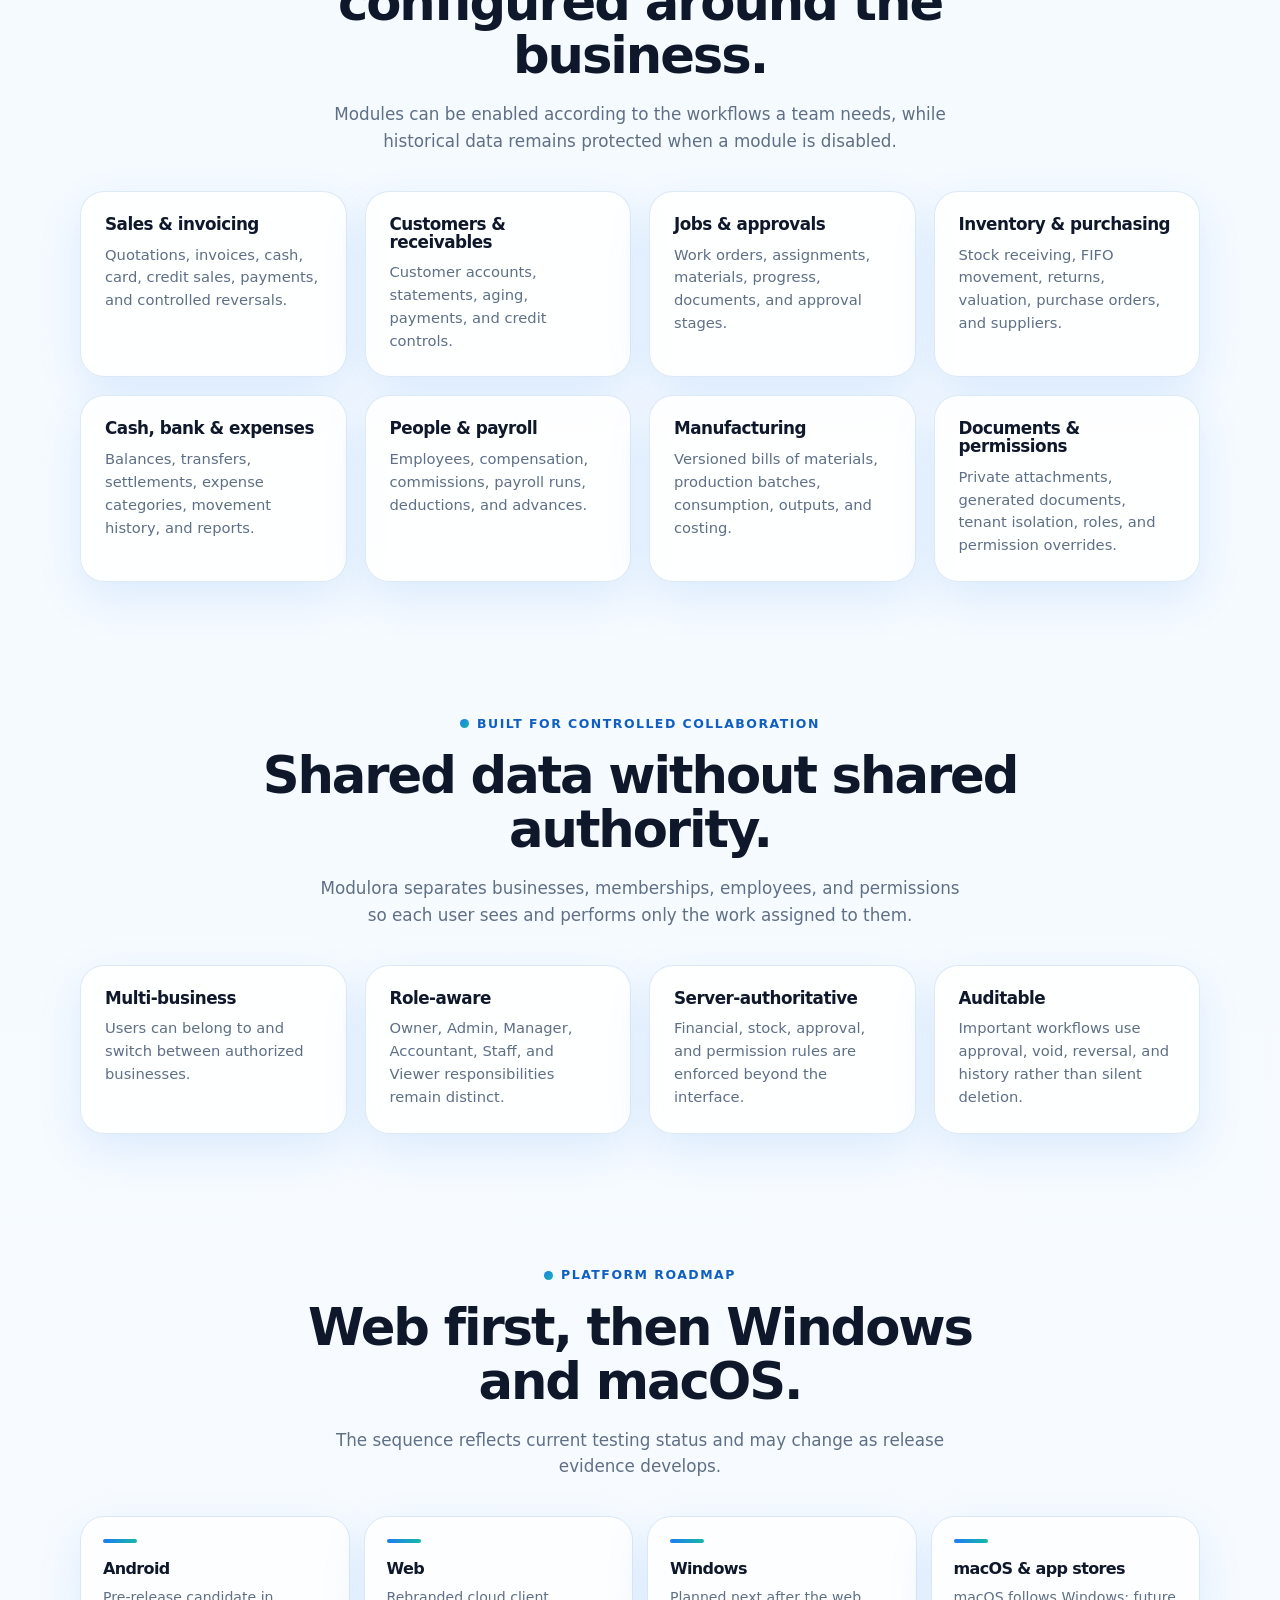
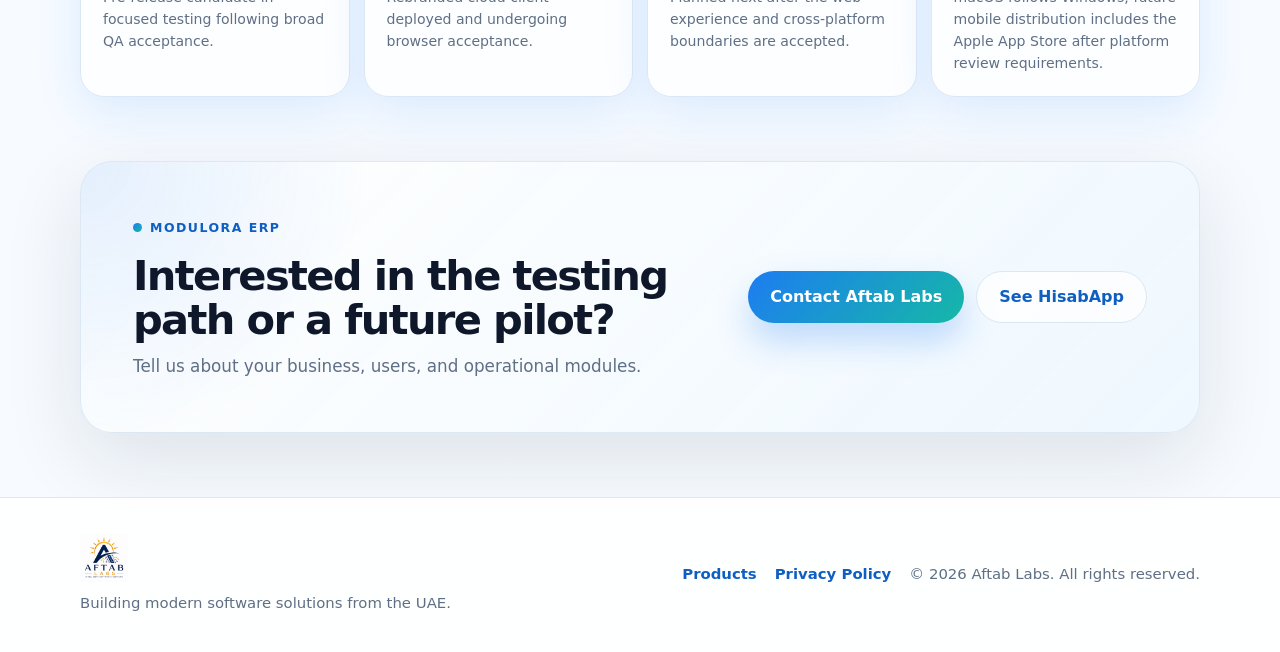
<file: modulora-erp.html>
<!DOCTYPE html>
<html lang="en">
<head>
  <meta charset="UTF-8"><meta name="viewport" content="width=device-width, initial-scale=1.0">
  <meta name="description" content="Modulora ERP is a cloud-first, multi-tenant modular ERP for service, retail, trading, contracting, and light-manufacturing businesses, currently in testing.">
  <link rel="canonical" href="https://aftablabs.com/modulora-erp">
  <meta property="og:type" content="product"><meta property="og:url" content="https://aftablabs.com/modulora-erp"><meta property="og:title" content="Modulora ERP | Aftab Labs"><meta property="og:description" content="A modular, role-based ERP for connected business operations. Android and web testing are in progress."><meta property="og:image" content="https://aftablabs.com/assets/aftab-labs-social-preview.png"><meta property="og:image:alt" content="Aftab Labs — practical software for modern businesses"><meta name="twitter:card" content="summary_large_image"><meta name="twitter:image" content="https://aftablabs.com/assets/aftab-labs-social-preview.png">
  <title>Modulora ERP | Modular Business Management by Aftab Labs</title><link rel="icon" type="image/png" href="assets/favicon.png"><link rel="stylesheet" href="style.css">
  <script type="application/ld+json">{"@context":"https://schema.org","@type":"SoftwareApplication","name":"Modulora ERP","url":"https://aftablabs.com/modulora-erp","image":"https://aftablabs.com/assets/modulora-stacked-lockup.svg?v=cca6dd8","applicationCategory":"BusinessApplication","applicationSubCategory":"Enterprise resource planning","operatingSystem":"Android, Web, Windows, macOS","description":"A cloud-first, multi-tenant modular ERP for small and medium businesses, currently in pre-release testing.","publisher":{"@type":"Organization","name":"Aftab Labs","url":"https://aftablabs.com/"}}</script>
</head>
<body>
  <header class="site-header" data-header><nav class="nav container" aria-label="Primary navigation"><a class="brand" href="/" aria-label="Aftab Labs home"><img src="assets/aftab-labs-logo-final.png" alt="Aftab Labs logo"></a><button class="nav-toggle" type="button" aria-expanded="false" aria-controls="primary-menu" data-nav-toggle><span class="sr-only">Toggle navigation</span><span></span><span></span><span></span></button><div class="nav-menu" id="primary-menu" data-nav-menu><a href="/">Home</a><details class="nav-products current" data-product-menu><summary>Products</summary><div class="nav-products-panel"><a href="/products"><strong>All products</strong><span>View the complete Aftab Labs portfolio</span></a><a href="/hisabapp"><strong>HisabApp</strong><span>POS, accounting, stock, and online stores</span></a><a href="/modulora-erp" aria-current="page"><strong>Modulora ERP</strong><span>Cloud-first modular operations</span></a><a href="/learnova"><strong>Learnova</strong><span>Curriculum-aligned learning</span></a><a href="/nexora-erp"><strong>Nexora ERP</strong><span>Planned UAE-first managed ERP</span></a></div></details><a href="/services">Services</a><a href="/about">About</a><a href="/contact">Contact</a></div></nav></header>
  <main>
    <section class="hero section page-hero"><div class="container hero-grid"><div class="hero-copy reveal"><p class="eyebrow">Modulora ERP</p><span class="badge badge-green">Pre-release &bull; Android and web testing</span><h1>Connect the modules your business needs—without losing control.</h1><p class="hero-text">Modulora is a cloud-first, multi-tenant ERP for service, retail, trading, contracting, and light-manufacturing businesses. Teams work from one authoritative system with role-based access and modular capabilities.</p><div class="hero-actions"><a class="btn btn-primary" href="/contact">Discuss Modulora</a><a class="btn btn-secondary" href="/products">All products</a></div></div><div class="hero-card reveal"><img class="modulora-hero-logo" src="assets/modulora-stacked-lockup.svg?v=cca6dd8" alt="Modulora ERP logo"><div class="hero-card-header"><span class="status-dot"></span><span>Current testing path</span></div><div class="metric-card"><strong>Android application</strong><span>Broad QA milestone passed; focused account and role validation continues</span></div><div class="metric-card"><strong>Web application</strong><span>Deployed for browser testing and release acceptance</span></div><div class="hero-next"><span class="hero-next-label">Next platforms</span><p>Windows follows web acceptance, with macOS planned after desktop readiness is proven.</p></div></div></div></section>

    <section class="section latest-update"><div class="container update-card reveal"><div><p class="eyebrow">Finalized product identity</p><h2>The product is Modulora ERP.</h2></div><div class="section-copy"><p>The approved modular M surrounds a central cube, representing one ERP core connecting every operational module. The identity uses Modulora deep navy, teal, cobalt, and warm white.</p><p>The Android release candidate has passed broad Phase 9 QA, and the rebranded web client is deployed for continued acceptance testing. Modulora remains pre-release while browser acceptance, account management, role behavior, recovery, and multi-device sessions are validated.</p></div></div></section>

    <section class="section"><div class="container"><div class="section-heading centered reveal"><p class="eyebrow">Modular by design</p><h2>One operational core, configured around the business.</h2><p>Modules can be enabled according to the workflows a team needs, while historical data remains protected when a module is disabled.</p></div><div class="hisab-feature-grid"><article class="hisab-feature-card reveal"><h3>Sales &amp; invoicing</h3><p>Quotations, invoices, cash, card, credit sales, payments, and controlled reversals.</p></article><article class="hisab-feature-card reveal"><h3>Customers &amp; receivables</h3><p>Customer accounts, statements, aging, payments, and credit controls.</p></article><article class="hisab-feature-card reveal"><h3>Jobs &amp; approvals</h3><p>Work orders, assignments, materials, progress, documents, and approval stages.</p></article><article class="hisab-feature-card reveal"><h3>Inventory &amp; purchasing</h3><p>Stock receiving, FIFO movement, returns, valuation, purchase orders, and suppliers.</p></article><article class="hisab-feature-card reveal"><h3>Cash, bank &amp; expenses</h3><p>Balances, transfers, settlements, expense categories, movement history, and reports.</p></article><article class="hisab-feature-card reveal"><h3>People &amp; payroll</h3><p>Employees, compensation, commissions, payroll runs, deductions, and advances.</p></article><article class="hisab-feature-card reveal"><h3>Manufacturing</h3><p>Versioned bills of materials, production batches, consumption, outputs, and costing.</p></article><article class="hisab-feature-card reveal"><h3>Documents &amp; permissions</h3><p>Private attachments, generated documents, tenant isolation, roles, and permission overrides.</p></article></div></div></section>

    <section class="section"><div class="container"><div class="section-heading centered reveal"><p class="eyebrow">Built for controlled collaboration</p><h2>Shared data without shared authority.</h2><p>Modulora separates businesses, memberships, employees, and permissions so each user sees and performs only the work assigned to them.</p></div><div class="trust-grid"><article class="trust-card reveal"><h3>Multi-business</h3><p>Users can belong to and switch between authorized businesses.</p></article><article class="trust-card reveal"><h3>Role-aware</h3><p>Owner, Admin, Manager, Accountant, Staff, and Viewer responsibilities remain distinct.</p></article><article class="trust-card reveal"><h3>Server-authoritative</h3><p>Financial, stock, approval, and permission rules are enforced beyond the interface.</p></article><article class="trust-card reveal"><h3>Auditable</h3><p>Important workflows use approval, void, reversal, and history rather than silent deletion.</p></article></div></div></section>

    <section class="section"><div class="container"><div class="section-heading centered reveal"><p class="eyebrow">Platform roadmap</p><h2>Web first, then Windows and macOS.</h2><p>The sequence reflects current testing status and may change as release evidence develops.</p></div><div class="status-rail"><article class="status-step reveal"><h3>Android</h3><p>Pre-release candidate in focused testing following broad QA acceptance.</p></article><article class="status-step reveal"><h3>Web</h3><p>Rebranded cloud client deployed and undergoing browser acceptance.</p></article><article class="status-step reveal"><h3>Windows</h3><p>Planned next after the web experience and cross-platform boundaries are accepted.</p></article><article class="status-step reveal"><h3>macOS &amp; app stores</h3><p>macOS follows Windows; future mobile distribution includes the Apple App Store after platform review requirements.</p></article></div></div></section>

    <section class="section cta-band"><div class="container cta-band-card reveal"><div><p class="eyebrow">Modulora ERP</p><h2>Interested in the testing path or a future pilot?</h2><p>Tell us about your business, users, and operational modules.</p></div><div class="cta-band-actions"><a class="btn btn-primary" href="/contact">Contact Aftab Labs</a><a class="btn btn-secondary" href="/hisabapp">See HisabApp</a></div></div></section>
  </main>
  <footer class="site-footer"><div class="container footer-content"><div class="footer-main"><a class="brand footer-brand" href="/"><img src="assets/aftab-labs-logo-final.png" alt="Aftab Labs logo"></a><p>Building modern software solutions from the UAE.</p></div><div class="footer-meta"><a href="/products">Products</a><a href="/privacy">Privacy Policy</a><span>&copy; <span data-year></span> Aftab Labs. All rights reserved.</span></div></div></footer><script src="script.js"></script>
</body>
</html>
</file>
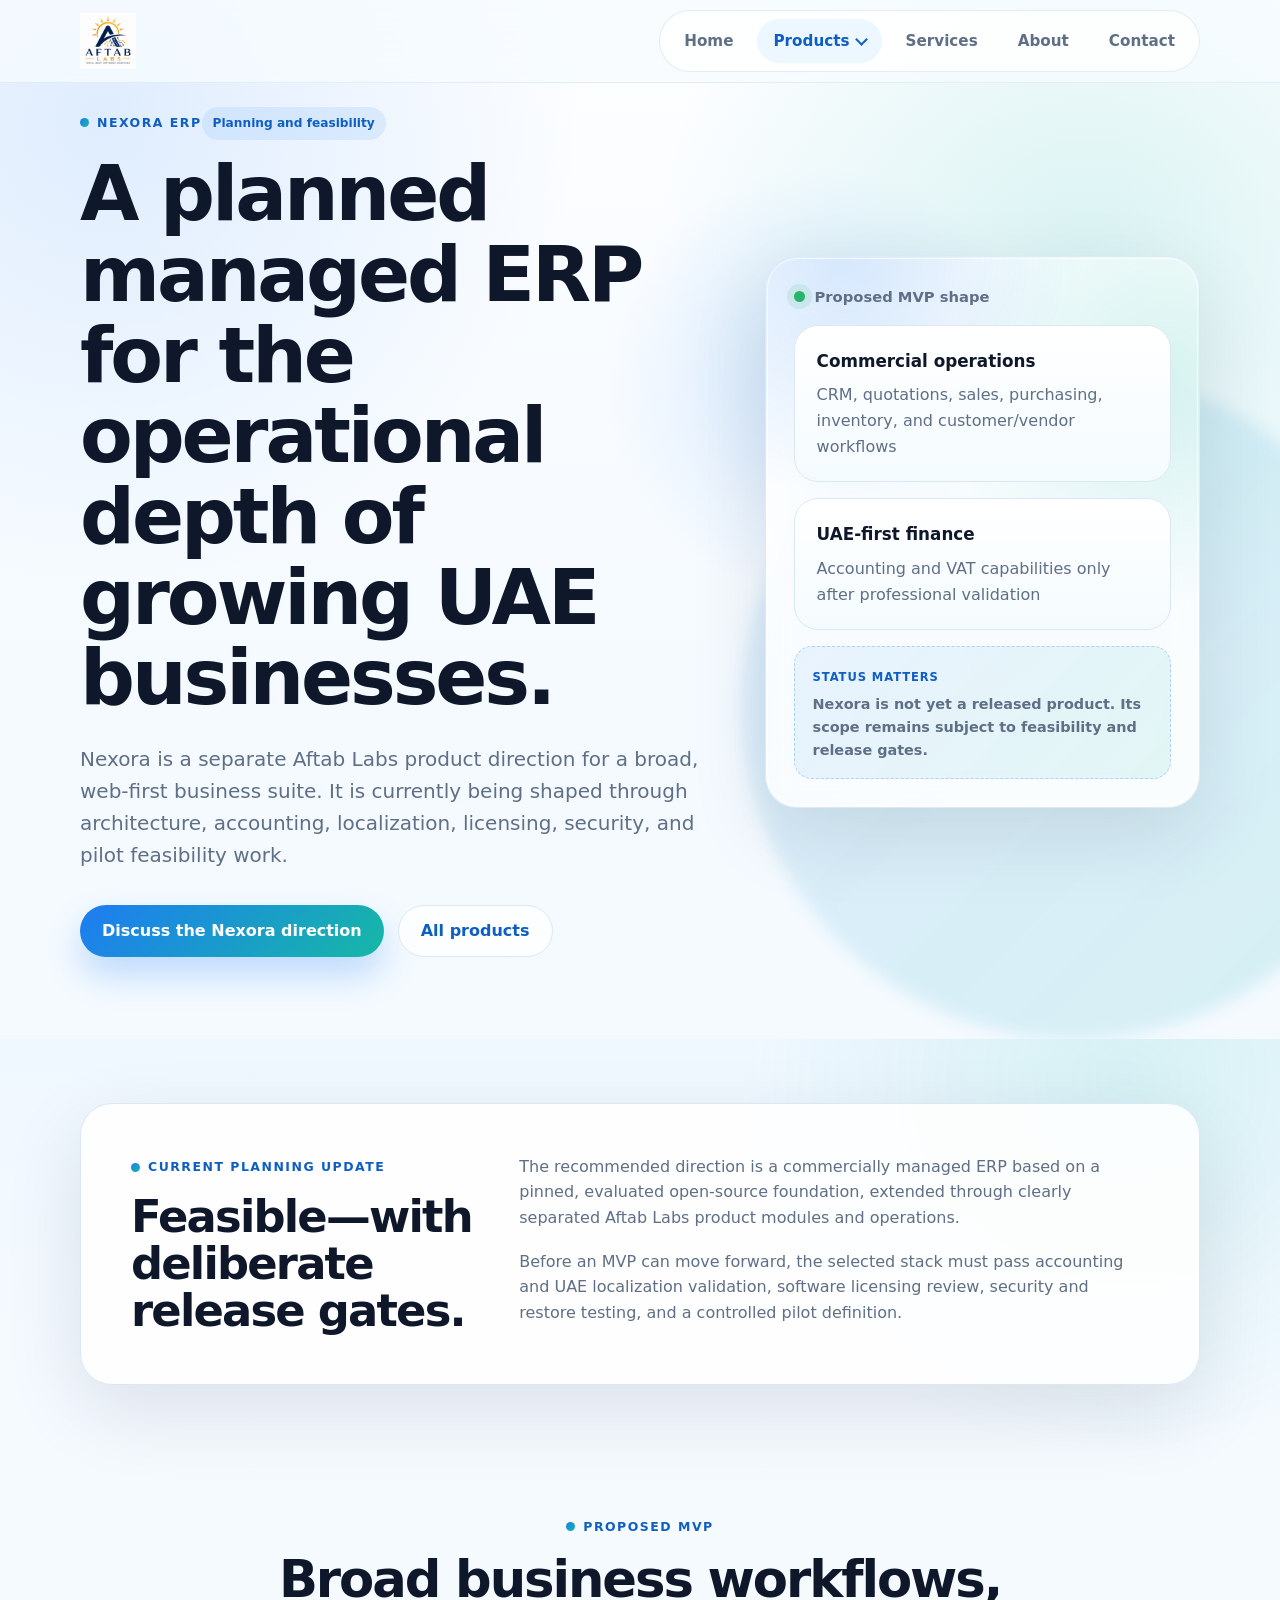
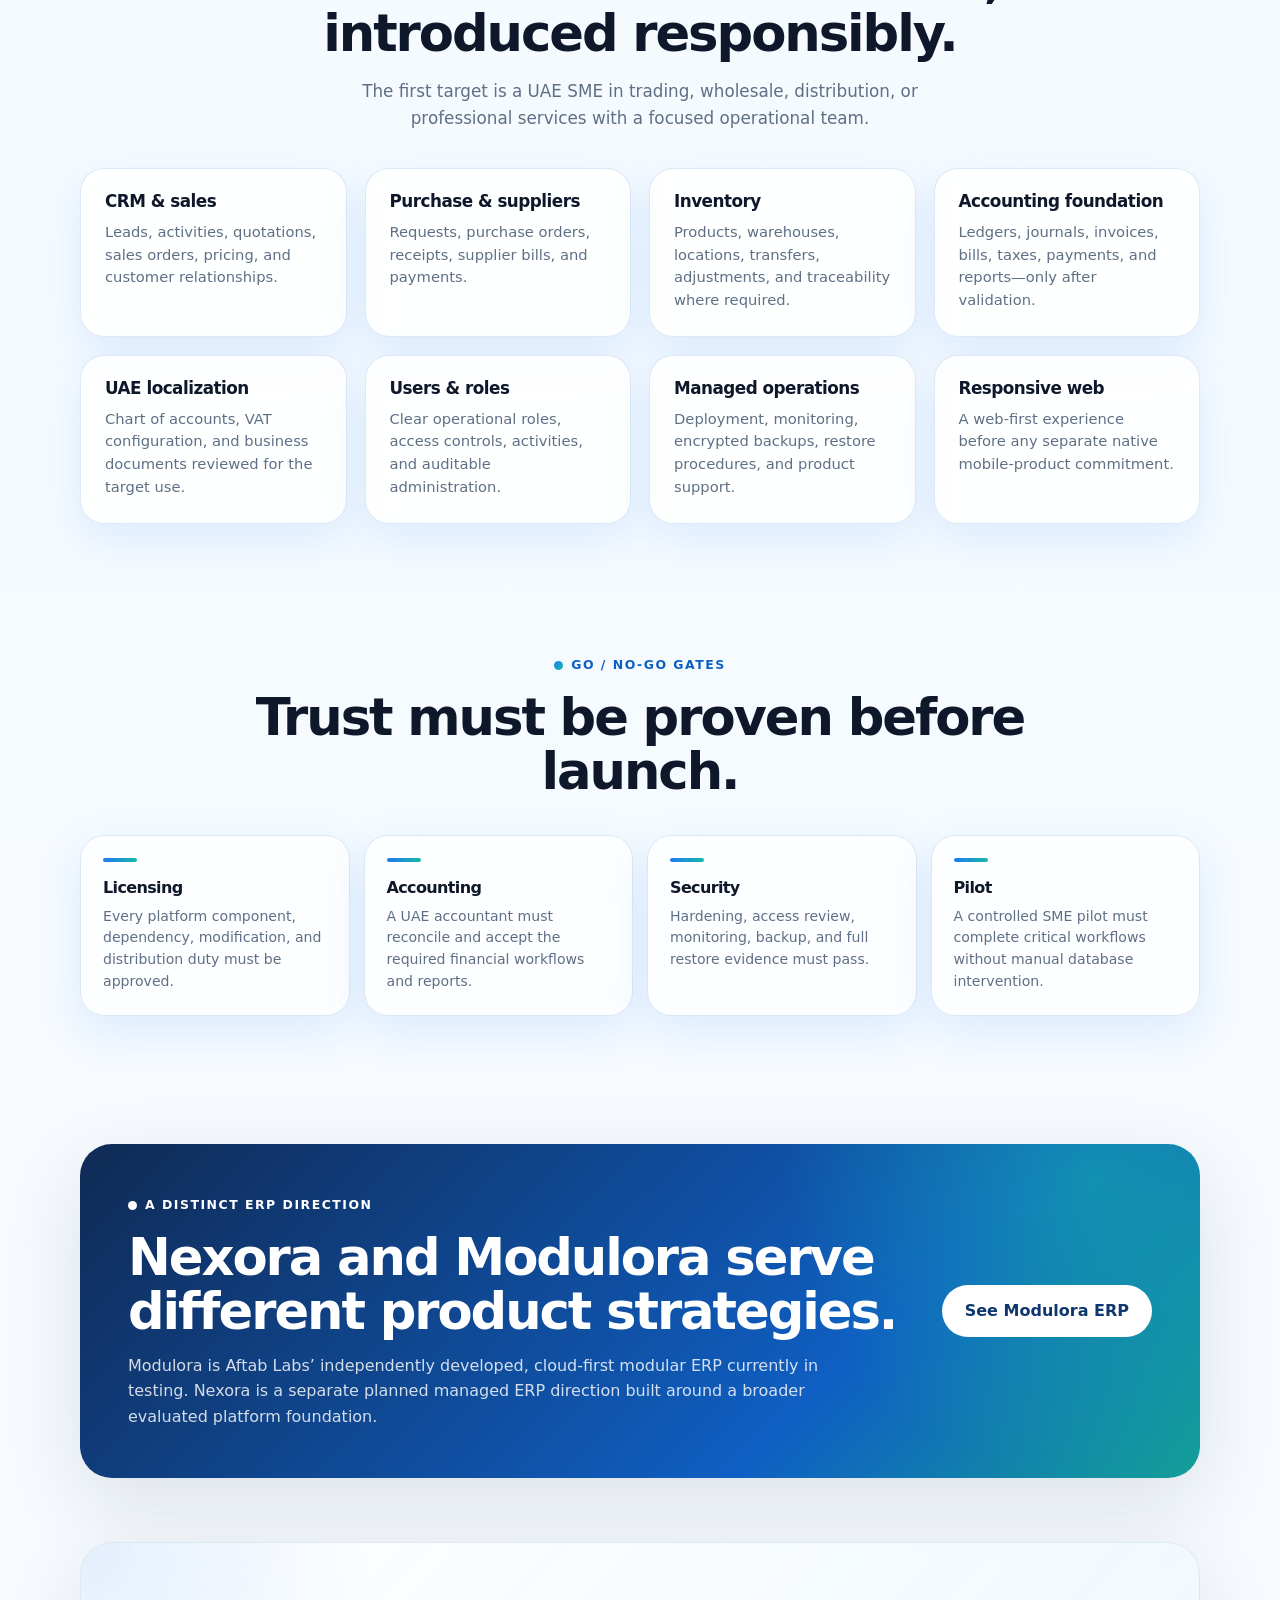
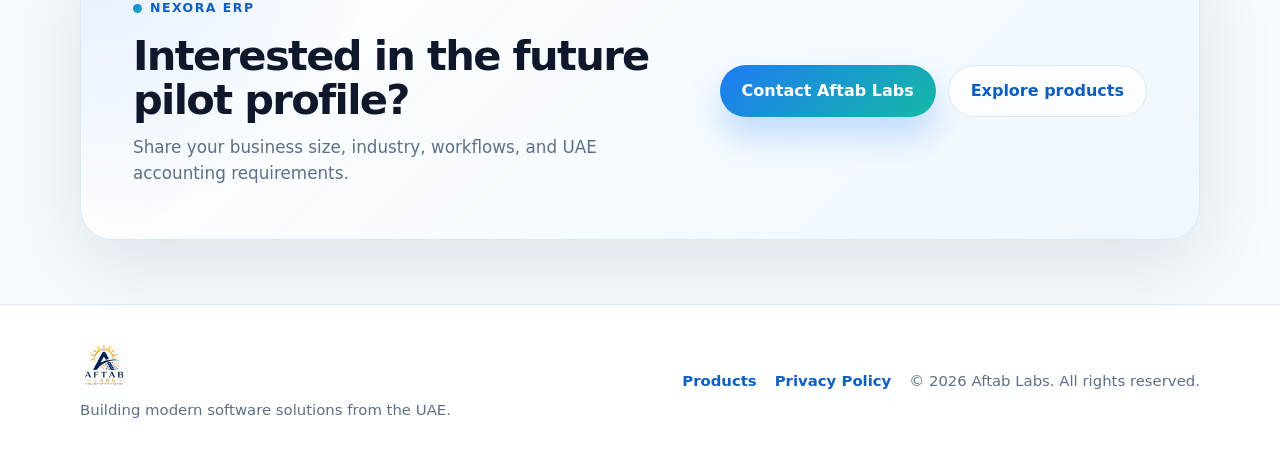
<file: nexora-erp.html>
<!DOCTYPE html>
<html lang="en">
<head>
  <meta charset="UTF-8"><meta name="viewport" content="width=device-width, initial-scale=1.0">
  <meta name="description" content="Nexora ERP is a planned Aftab Labs managed ERP for UAE SMEs, currently in feasibility, accounting, localization, licensing, and pilot planning.">
  <link rel="canonical" href="https://aftablabs.com/nexora-erp">
  <meta property="og:type" content="product"><meta property="og:url" content="https://aftablabs.com/nexora-erp"><meta property="og:title" content="Nexora ERP | Planned UAE-First Managed ERP"><meta property="og:description" content="A planned web-first ERP for UAE SMEs, progressing through feasibility and release-gate design."><meta property="og:image" content="https://aftablabs.com/assets/aftab-labs-social-preview.png"><meta property="og:image:alt" content="Aftab Labs — practical software for modern businesses"><meta name="twitter:card" content="summary_large_image"><meta name="twitter:image" content="https://aftablabs.com/assets/aftab-labs-social-preview.png">
  <title>Nexora ERP | Planned UAE-First Managed ERP</title><link rel="icon" type="image/png" href="assets/favicon.png"><link rel="stylesheet" href="style.css">
  <script type="application/ld+json">{"@context":"https://schema.org","@type":"SoftwareApplication","name":"Nexora ERP","applicationCategory":"BusinessApplication","applicationSubCategory":"Enterprise resource planning","description":"A planned UAE-first managed ERP for small and medium businesses, currently in feasibility and MVP planning.","publisher":{"@type":"Organization","name":"Aftab Labs","url":"https://aftablabs.com/"}}</script>
</head>
<body>
  <header class="site-header" data-header><nav class="nav container" aria-label="Primary navigation"><a class="brand" href="/" aria-label="Aftab Labs home"><img src="assets/aftab-labs-logo-final.png" alt="Aftab Labs logo"></a><button class="nav-toggle" type="button" aria-expanded="false" aria-controls="primary-menu" data-nav-toggle><span class="sr-only">Toggle navigation</span><span></span><span></span><span></span></button><div class="nav-menu" id="primary-menu" data-nav-menu><a href="/">Home</a><details class="nav-products current" data-product-menu><summary>Products</summary><div class="nav-products-panel"><a href="/products"><strong>All products</strong><span>View the complete Aftab Labs portfolio</span></a><a href="/hisabapp"><strong>HisabApp</strong><span>POS, accounting, stock, and online stores</span></a><a href="/modulora-erp"><strong>Modulora ERP</strong><span>Cloud-first modular operations</span></a><a href="/learnova"><strong>Learnova</strong><span>Curriculum-aligned learning</span></a><a href="/nexora-erp" aria-current="page"><strong>Nexora ERP</strong><span>Planned UAE-first managed ERP</span></a></div></details><a href="/services">Services</a><a href="/about">About</a><a href="/contact">Contact</a></div></nav></header>
  <main>
    <section class="hero section page-hero"><div class="container hero-grid"><div class="hero-copy reveal"><p class="eyebrow">Nexora ERP</p><span class="badge badge-planning">Planning and feasibility</span><h1>A planned managed ERP for the operational depth of growing UAE businesses.</h1><p class="hero-text">Nexora is a separate Aftab Labs product direction for a broad, web-first business suite. It is currently being shaped through architecture, accounting, localization, licensing, security, and pilot feasibility work.</p><div class="hero-actions"><a class="btn btn-primary" href="/contact">Discuss the Nexora direction</a><a class="btn btn-secondary" href="/products">All products</a></div></div><div class="hero-card reveal"><div class="hero-card-header"><span class="status-dot"></span><span>Proposed MVP shape</span></div><div class="metric-card"><strong>Commercial operations</strong><span>CRM, quotations, sales, purchasing, inventory, and customer/vendor workflows</span></div><div class="metric-card"><strong>UAE-first finance</strong><span>Accounting and VAT capabilities only after professional validation</span></div><div class="hero-next"><span class="hero-next-label">Status matters</span><p>Nexora is not yet a released product. Its scope remains subject to feasibility and release gates.</p></div></div></div></section>

    <section class="section latest-update"><div class="container update-card reveal"><div><p class="eyebrow">Current planning update</p><h2>Feasible—with deliberate release gates.</h2></div><div class="section-copy"><p>The recommended direction is a commercially managed ERP based on a pinned, evaluated open-source foundation, extended through clearly separated Aftab Labs product modules and operations.</p><p>Before an MVP can move forward, the selected stack must pass accounting and UAE localization validation, software licensing review, security and restore testing, and a controlled pilot definition.</p></div></div></section>

    <section class="section"><div class="container"><div class="section-heading centered reveal"><p class="eyebrow">Proposed MVP</p><h2>Broad business workflows, introduced responsibly.</h2><p>The first target is a UAE SME in trading, wholesale, distribution, or professional services with a focused operational team.</p></div><div class="hisab-feature-grid"><article class="hisab-feature-card reveal"><h3>CRM &amp; sales</h3><p>Leads, activities, quotations, sales orders, pricing, and customer relationships.</p></article><article class="hisab-feature-card reveal"><h3>Purchase &amp; suppliers</h3><p>Requests, purchase orders, receipts, supplier bills, and payments.</p></article><article class="hisab-feature-card reveal"><h3>Inventory</h3><p>Products, warehouses, locations, transfers, adjustments, and traceability where required.</p></article><article class="hisab-feature-card reveal"><h3>Accounting foundation</h3><p>Ledgers, journals, invoices, bills, taxes, payments, and reports—only after validation.</p></article><article class="hisab-feature-card reveal"><h3>UAE localization</h3><p>Chart of accounts, VAT configuration, and business documents reviewed for the target use.</p></article><article class="hisab-feature-card reveal"><h3>Users &amp; roles</h3><p>Clear operational roles, access controls, activities, and auditable administration.</p></article><article class="hisab-feature-card reveal"><h3>Managed operations</h3><p>Deployment, monitoring, encrypted backups, restore procedures, and product support.</p></article><article class="hisab-feature-card reveal"><h3>Responsive web</h3><p>A web-first experience before any separate native mobile-product commitment.</p></article></div></div></section>

    <section class="section"><div class="container"><div class="section-heading centered reveal"><p class="eyebrow">Go / no-go gates</p><h2>Trust must be proven before launch.</h2></div><div class="status-rail"><article class="status-step reveal"><h3>Licensing</h3><p>Every platform component, dependency, modification, and distribution duty must be approved.</p></article><article class="status-step reveal"><h3>Accounting</h3><p>A UAE accountant must reconcile and accept the required financial workflows and reports.</p></article><article class="status-step reveal"><h3>Security</h3><p>Hardening, access review, monitoring, backup, and full restore evidence must pass.</p></article><article class="status-step reveal"><h3>Pilot</h3><p>A controlled SME pilot must complete critical workflows without manual database intervention.</p></article></div></div></section>

    <section class="section"><div class="container store-demo-card reveal"><div><p class="eyebrow">A distinct ERP direction</p><h2>Nexora and Modulora serve different product strategies.</h2><p>Modulora is Aftab Labs&rsquo; independently developed, cloud-first modular ERP currently in testing. Nexora is a separate planned managed ERP direction built around a broader evaluated platform foundation.</p></div><a class="btn btn-secondary" href="/modulora-erp">See Modulora ERP</a></div></section>

    <section class="section cta-band"><div class="container cta-band-card reveal"><div><p class="eyebrow">Nexora ERP</p><h2>Interested in the future pilot profile?</h2><p>Share your business size, industry, workflows, and UAE accounting requirements.</p></div><div class="cta-band-actions"><a class="btn btn-primary" href="/contact">Contact Aftab Labs</a><a class="btn btn-secondary" href="/products">Explore products</a></div></div></section>
  </main>
  <footer class="site-footer"><div class="container footer-content"><div class="footer-main"><a class="brand footer-brand" href="/"><img src="assets/aftab-labs-logo-final.png" alt="Aftab Labs logo"></a><p>Building modern software solutions from the UAE.</p></div><div class="footer-meta"><a href="/products">Products</a><a href="/privacy">Privacy Policy</a><span>&copy; <span data-year></span> Aftab Labs. All rights reserved.</span></div></div></footer><script src="script.js"></script>
</body>
</html>
</file>
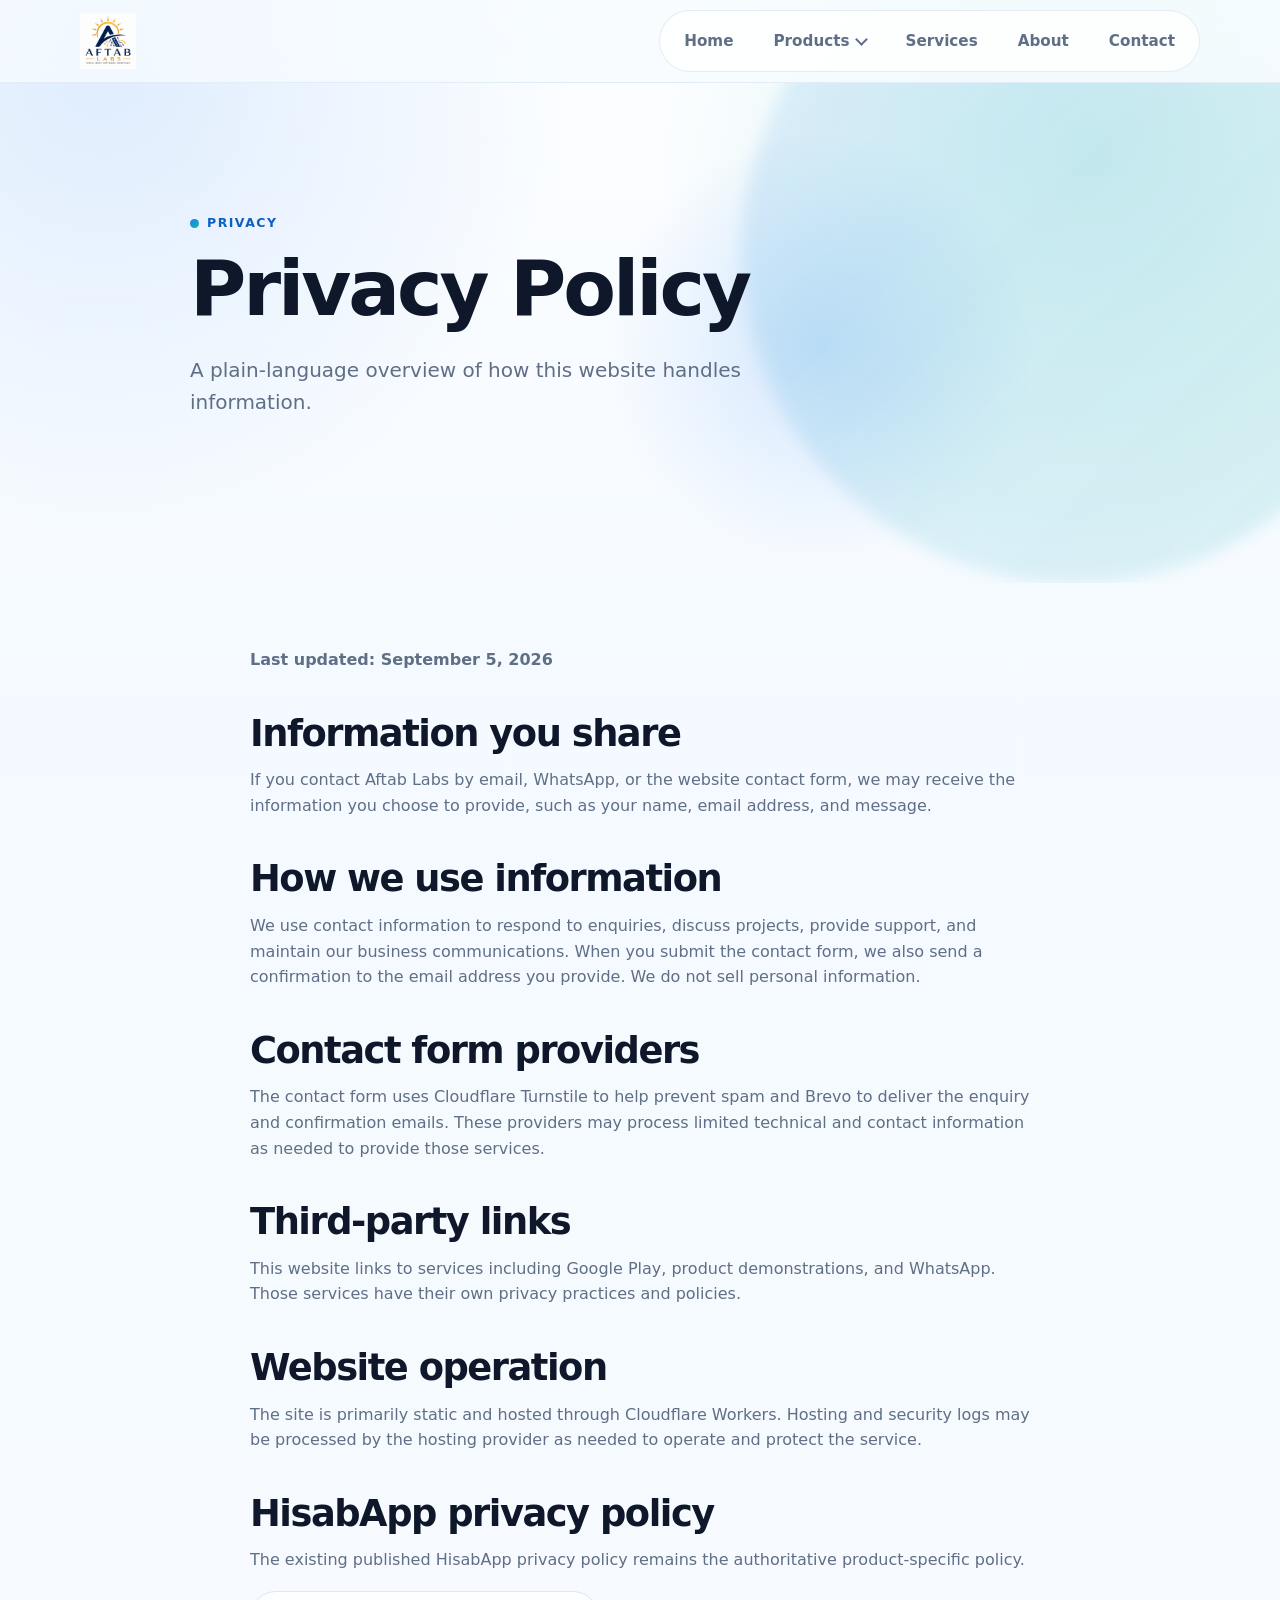
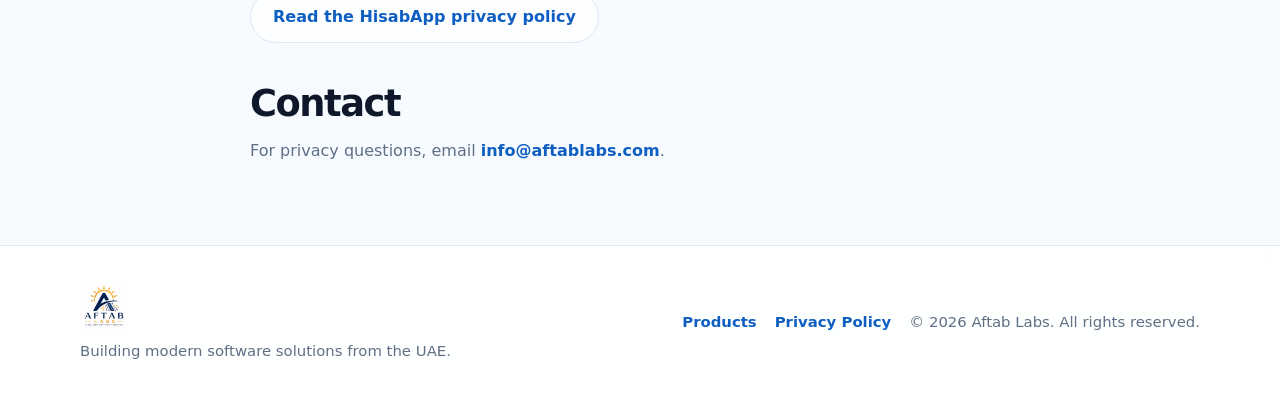
<file: privacy.html>
<!DOCTYPE html>
<html lang="en">
<head>
  <meta charset="UTF-8"><meta name="viewport" content="width=device-width, initial-scale=1.0"><meta name="description" content="Read the Aftab Labs website privacy policy covering contact enquiries, external links, hosting, and the HisabApp product privacy policy."><link rel="canonical" href="https://aftablabs.com/privacy"><meta property="og:type" content="website"><meta property="og:url" content="https://aftablabs.com/privacy"><meta property="og:title" content="Privacy Policy | Aftab Labs"><meta property="og:description" content="How Aftab Labs handles information shared through its website and contact channels."><meta property="og:image" content="https://aftablabs.com/assets/aftab-labs-social-preview.png"><meta property="og:image:alt" content="Aftab Labs — practical software for modern businesses"><meta name="twitter:card" content="summary_large_image"><meta name="twitter:image" content="https://aftablabs.com/assets/aftab-labs-social-preview.png"><title>Privacy Policy | Aftab Labs</title><link rel="icon" type="image/png" href="assets/favicon.png"><link rel="stylesheet" href="style.css">
</head>
<body>
  <header class="site-header" data-header><nav class="nav container" aria-label="Primary navigation"><a class="brand" href="/"><img src="assets/aftab-labs-logo-final.png" alt="Aftab Labs logo"></a><button class="nav-toggle" type="button" aria-expanded="false" aria-controls="primary-menu" data-nav-toggle><span class="sr-only">Toggle navigation</span><span></span><span></span><span></span></button><div class="nav-menu" id="primary-menu" data-nav-menu><a href="/">Home</a><details class="nav-products" data-product-menu><summary>Products</summary><div class="nav-products-panel"><a href="/products"><strong>All products</strong><span>View the complete Aftab Labs portfolio</span></a><a href="/hisabapp"><strong>HisabApp</strong><span>POS, accounting, stock, and online stores</span></a><a href="/modulora-erp"><strong>Modulora ERP</strong><span>Cloud-first modular operations</span></a><a href="/learnova"><strong>Learnova</strong><span>Curriculum-aligned learning</span></a><a href="/nexora-erp"><strong>Nexora ERP</strong><span>Planned UAE-first managed ERP</span></a></div></details><a href="/services">Services</a><a href="/about">About</a><a href="/contact">Contact</a></div></nav></header>
  <main><section class="hero section page-hero"><div class="container narrow-hero"><div class="hero-copy reveal"><p class="eyebrow">Privacy</p><h1>Privacy Policy</h1><p class="hero-text">A plain-language overview of how this website handles information.</p></div></div></section><section class="section legal-content"><div class="container narrow-content reveal"><p><strong>Last updated: September 5, 2026</strong></p><h2>Information you share</h2><p>If you contact Aftab Labs by email, WhatsApp, or the website contact form, we may receive the information you choose to provide, such as your name, email address, and message.</p><h2>How we use information</h2><p>We use contact information to respond to enquiries, discuss projects, provide support, and maintain our business communications. When you submit the contact form, we also send a confirmation to the email address you provide. We do not sell personal information.</p><h2>Contact form providers</h2><p>The contact form uses Cloudflare Turnstile to help prevent spam and Brevo to deliver the enquiry and confirmation emails. These providers may process limited technical and contact information as needed to provide those services.</p><h2>Third-party links</h2><p>This website links to services including Google Play, product demonstrations, and WhatsApp. Those services have their own privacy practices and policies.</p><h2>Website operation</h2><p>The site is primarily static and hosted through Cloudflare Workers. Hosting and security logs may be processed by the hosting provider as needed to operate and protect the service.</p><h2>HisabApp privacy policy</h2><p>The existing published HisabApp privacy policy remains the authoritative product-specific policy.</p><p><a class="btn btn-secondary" href="https://docs.google.com/document/d/e/2PACX-1vQNfyh9Pr6GQzSSqNik7rZi12wrJC1yo9ye56LmtKzM9btlBMKqGt3VicFYKKINr3wj1CGlqlml-Yez/pub" target="_blank" rel="noopener noreferrer">Read the HisabApp privacy policy</a></p><h2>Contact</h2><p>For privacy questions, email <a href="mailto:info@aftablabs.com">info@aftablabs.com</a>.</p></div></section></main>
  <footer class="site-footer"><div class="container footer-content"><div class="footer-main"><a class="brand footer-brand" href="/"><img src="assets/aftab-labs-logo-final.png" alt="Aftab Labs logo"></a><p>Building modern software solutions from the UAE.</p></div><div class="footer-meta"><a href="/products">Products</a><a href="/privacy" aria-current="page">Privacy Policy</a><span>&copy; <span data-year></span> Aftab Labs. All rights reserved.</span></div></div></footer><script src="script.js"></script>
</body>
</html>
</file>
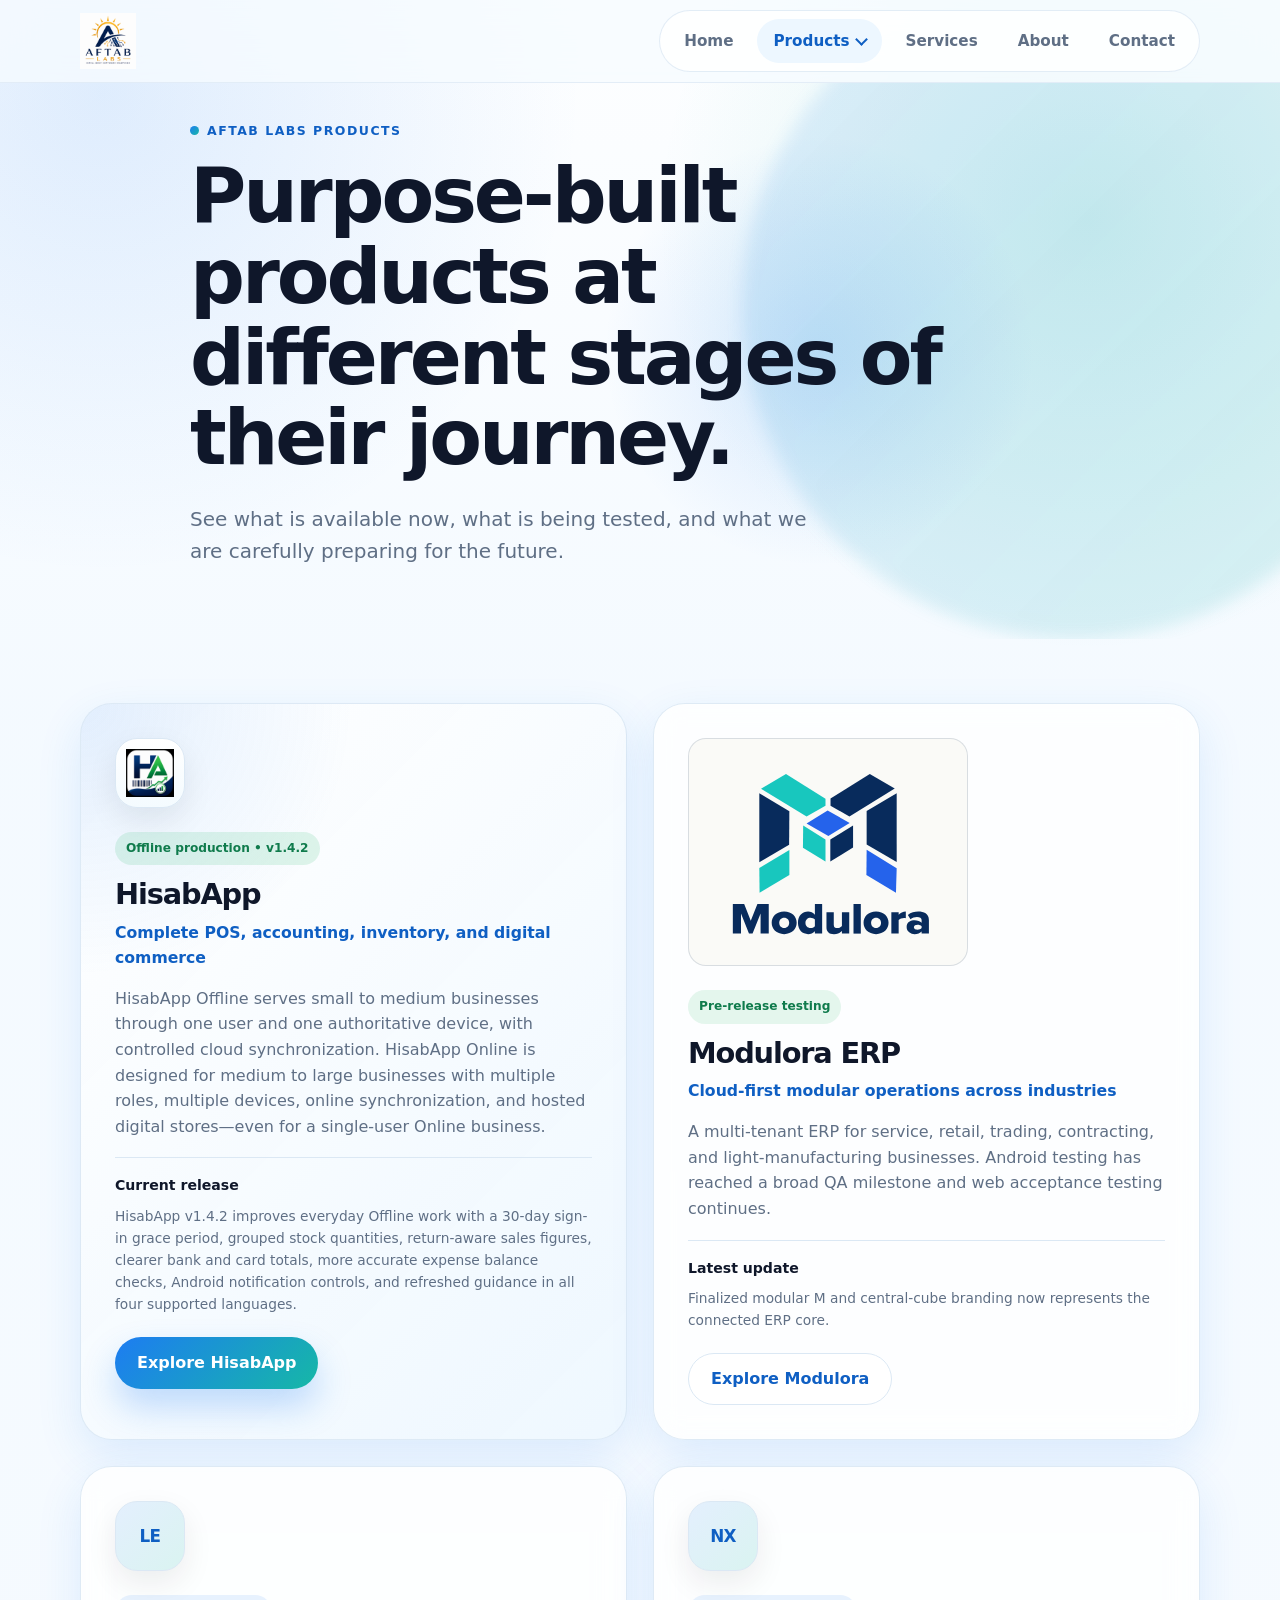
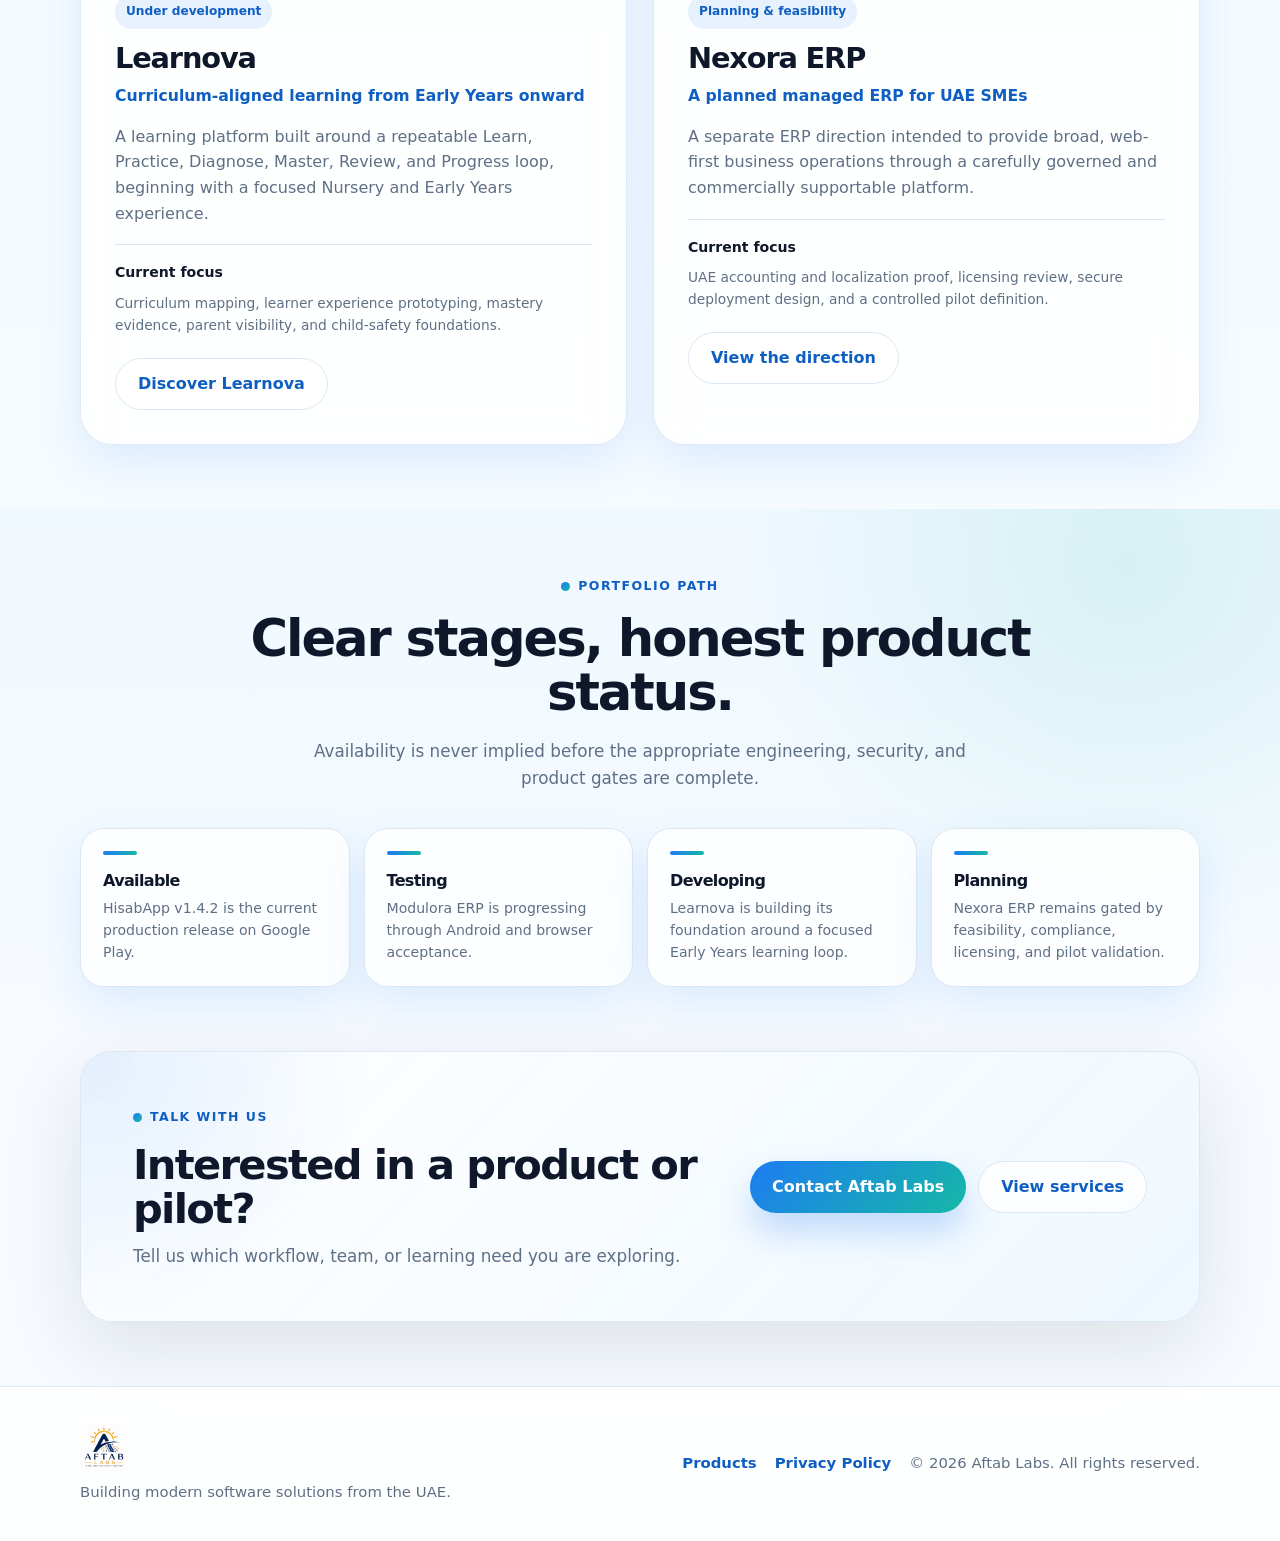
<file: products.html>
<!DOCTYPE html>
<html lang="en">
<head>
  <meta charset="UTF-8"><meta name="viewport" content="width=device-width, initial-scale=1.0">
  <meta name="description" content="Explore Aftab Labs products: HisabApp, Modulora ERP, Learnova, and the planned Nexora ERP platform, with current status and latest product direction.">
  <link rel="canonical" href="https://aftablabs.com/products">
  <meta property="og:type" content="website"><meta property="og:url" content="https://aftablabs.com/products"><meta property="og:title" content="Products | Aftab Labs"><meta property="og:description" content="Production software, products in testing, and carefully planned platforms from Aftab Labs."><meta property="og:image" content="https://aftablabs.com/assets/aftab-labs-social-preview.png"><meta property="og:image:alt" content="Aftab Labs — practical software for modern businesses"><meta name="twitter:card" content="summary_large_image"><meta name="twitter:image" content="https://aftablabs.com/assets/aftab-labs-social-preview.png">
  <title>Products | Aftab Labs</title><link rel="icon" type="image/png" href="assets/favicon.png"><link rel="stylesheet" href="style.css">
  <script type="application/ld+json">{"@context":"https://schema.org","@type":"CollectionPage","name":"Aftab Labs products","url":"https://aftablabs.com/products","about":[{"@type":"SoftwareApplication","name":"HisabApp"},{"@type":"SoftwareApplication","name":"Modulora ERP"},{"@type":"SoftwareApplication","name":"Learnova"},{"@type":"SoftwareApplication","name":"Nexora ERP"}]}</script>
</head>
<body>
  <header class="site-header" data-header><nav class="nav container" aria-label="Primary navigation"><a class="brand" href="/" aria-label="Aftab Labs home"><img src="assets/aftab-labs-logo-final.png" alt="Aftab Labs logo"></a><button class="nav-toggle" type="button" aria-expanded="false" aria-controls="primary-menu" data-nav-toggle><span class="sr-only">Toggle navigation</span><span></span><span></span><span></span></button><div class="nav-menu" id="primary-menu" data-nav-menu><a href="/">Home</a><details class="nav-products current" data-product-menu><summary>Products</summary><div class="nav-products-panel"><a href="/products" aria-current="page"><strong>All products</strong><span>View the complete Aftab Labs portfolio</span></a><a href="/hisabapp"><strong>HisabApp</strong><span>POS, accounting, stock, and online stores</span></a><a href="/modulora-erp"><strong>Modulora ERP</strong><span>Cloud-first modular operations</span></a><a href="/learnova"><strong>Learnova</strong><span>Curriculum-aligned learning</span></a><a href="/nexora-erp"><strong>Nexora ERP</strong><span>Planned UAE-first managed ERP</span></a></div></details><a href="/services">Services</a><a href="/about">About</a><a href="/contact">Contact</a></div></nav></header>
  <main>
    <section class="hero section page-hero"><div class="container narrow-hero"><div class="hero-copy reveal"><p class="eyebrow">Aftab Labs products</p><h1>Purpose-built products at different stages of their journey.</h1><p class="hero-text">See what is available now, what is being tested, and what we are carefully preparing for the future.</p></div></div></section>
    <section class="section products"><div class="container"><div class="product-grid portfolio-grid"><article class="product-card featured portfolio-card reveal"><div class="product-logo-wrap"><img src="assets/hisabapp-logo.png" alt="HisabApp logo"></div><div><span class="badge badge-live">Offline production &bull; v1.4.2</span><h2>HisabApp</h2><p class="product-tagline">Complete POS, accounting, inventory, and digital commerce</p><p>HisabApp Offline serves small to medium businesses through one user and one authoritative device, with controlled cloud synchronization. HisabApp Online is designed for medium to large businesses with multiple roles, multiple devices, online synchronization, and hosted digital stores—even for a single-user Online business.</p><div class="product-status-line"><strong>Current release</strong><span>HisabApp v1.4.2 improves everyday Offline work with a 30-day sign-in grace period, grouped stock quantities, return-aware sales figures, clearer bank and card totals, more accurate expense balance checks, Android notification controls, and refreshed guidance in all four supported languages.</span></div><div class="product-actions"><a class="btn btn-primary" href="/hisabapp">Explore HisabApp</a></div></div></article><article class="product-card portfolio-card reveal"><div class="product-brand-lockup"><img src="assets/modulora-stacked-lockup.svg?v=cca6dd8" alt="Modulora ERP logo"></div><div><span class="badge badge-green">Pre-release testing</span><h2>Modulora ERP</h2><p class="product-tagline">Cloud-first modular operations across industries</p><p>A multi-tenant ERP for service, retail, trading, contracting, and light-manufacturing businesses. Android testing has reached a broad QA milestone and web acceptance testing continues.</p><div class="product-status-line"><strong>Latest update</strong><span>Finalized modular M and central-cube branding now represents the connected ERP core.</span></div><div class="product-actions"><a class="btn btn-secondary" href="/modulora-erp">Explore Modulora</a></div></div></article><article class="product-card portfolio-card reveal"><div class="product-icon product-monogram" aria-hidden="true">LE</div><div><span class="badge badge-development">Under development</span><h2>Learnova</h2><p class="product-tagline">Curriculum-aligned learning from Early Years onward</p><p>A learning platform built around a repeatable Learn, Practice, Diagnose, Master, Review, and Progress loop, beginning with a focused Nursery and Early Years experience.</p><div class="product-status-line"><strong>Current focus</strong><span>Curriculum mapping, learner experience prototyping, mastery evidence, parent visibility, and child-safety foundations.</span></div><div class="product-actions"><a class="btn btn-secondary" href="/learnova">Discover Learnova</a></div></div></article><article class="product-card portfolio-card reveal"><div class="product-icon product-monogram" aria-hidden="true">NX</div><div><span class="badge badge-planning">Planning &amp; feasibility</span><h2>Nexora ERP</h2><p class="product-tagline">A planned managed ERP for UAE SMEs</p><p>A separate ERP direction intended to provide broad, web-first business operations through a carefully governed and commercially supportable platform.</p><div class="product-status-line"><strong>Current focus</strong><span>UAE accounting and localization proof, licensing review, secure deployment design, and a controlled pilot definition.</span></div><div class="product-actions"><a class="btn btn-secondary" href="/nexora-erp">View the direction</a></div></div></article></div></div></section>
    <section class="section latest-update"><div class="container"><div class="section-heading centered reveal"><p class="eyebrow">Portfolio path</p><h2>Clear stages, honest product status.</h2><p>Availability is never implied before the appropriate engineering, security, and product gates are complete.</p></div><div class="status-rail"><article class="status-step reveal"><h3>Available</h3><p>HisabApp v1.4.2 is the current production release on Google Play.</p></article><article class="status-step reveal"><h3>Testing</h3><p>Modulora ERP is progressing through Android and browser acceptance.</p></article><article class="status-step reveal"><h3>Developing</h3><p>Learnova is building its foundation around a focused Early Years learning loop.</p></article><article class="status-step reveal"><h3>Planning</h3><p>Nexora ERP remains gated by feasibility, compliance, licensing, and pilot validation.</p></article></div></div></section>
    <section class="section cta-band"><div class="container cta-band-card reveal"><div><p class="eyebrow">Talk with us</p><h2>Interested in a product or pilot?</h2><p>Tell us which workflow, team, or learning need you are exploring.</p></div><div class="cta-band-actions"><a class="btn btn-primary" href="/contact">Contact Aftab Labs</a><a class="btn btn-secondary" href="/services">View services</a></div></div></section>
  </main>
  <footer class="site-footer"><div class="container footer-content"><div class="footer-main"><a class="brand footer-brand" href="/"><img src="assets/aftab-labs-logo-final.png" alt="Aftab Labs logo"></a><p>Building modern software solutions from the UAE.</p></div><div class="footer-meta"><a href="/products" aria-current="page">Products</a><a href="/privacy">Privacy Policy</a><span>&copy; <span data-year></span> Aftab Labs. All rights reserved.</span></div></div></footer><script src="script.js"></script>
</body>
</html>
</file>
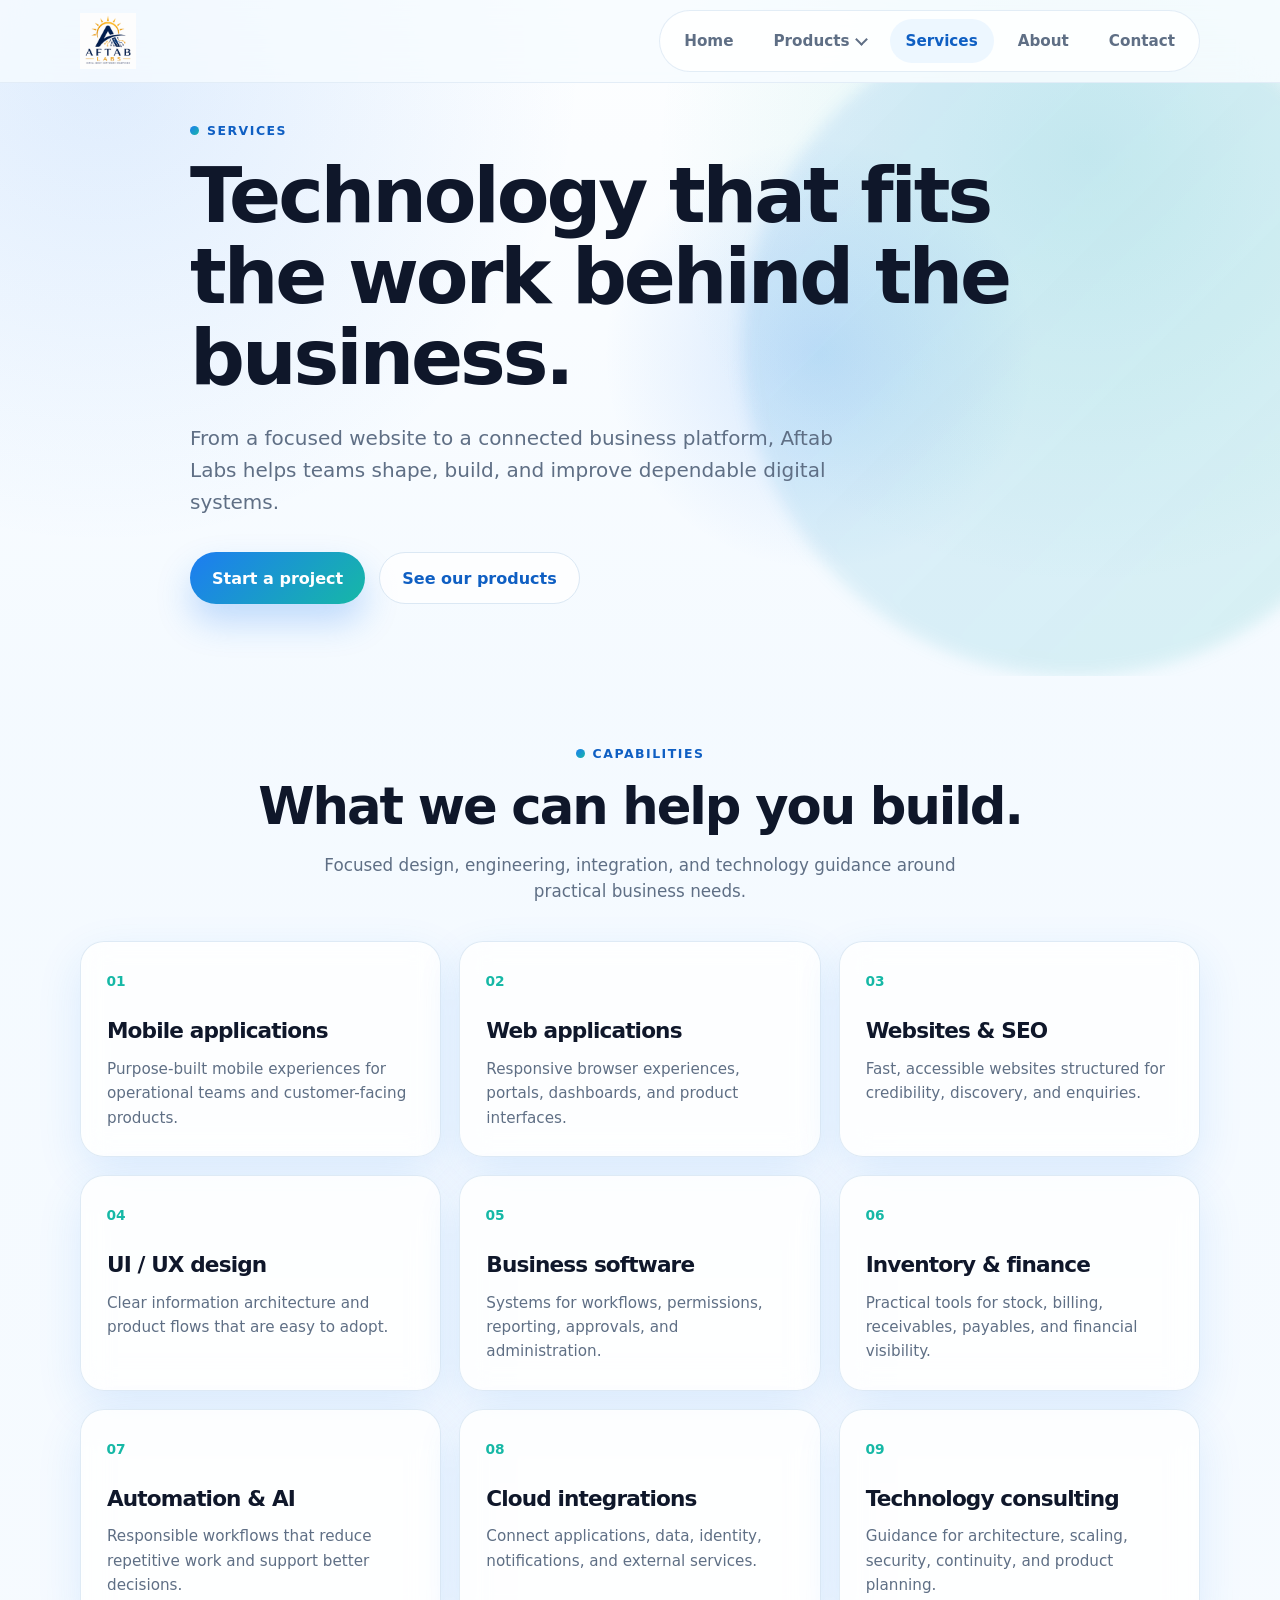
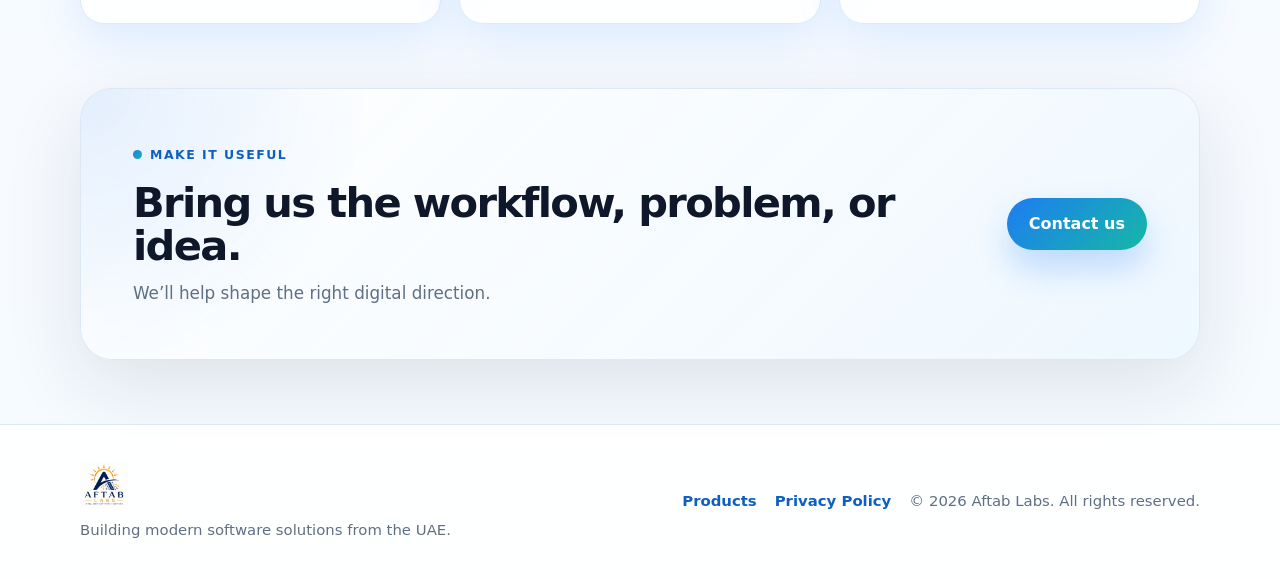
<file: services.html>
<!DOCTYPE html>
<html lang="en">
<head>
  <meta charset="UTF-8"><meta name="viewport" content="width=device-width, initial-scale=1.0"><meta name="description" content="Aftab Labs provides mobile, web, UI/UX, business software, automation, integration, AI-assisted solution, and technology consulting services."><link rel="canonical" href="https://aftablabs.com/services"><meta property="og:type" content="website"><meta property="og:url" content="https://aftablabs.com/services"><meta property="og:title" content="Technology Services | Aftab Labs"><meta property="og:description" content="Practical technology services for products, operations, and business growth."><meta property="og:image" content="https://aftablabs.com/assets/aftab-labs-social-preview.png"><meta property="og:image:alt" content="Aftab Labs — practical software for modern businesses"><meta name="twitter:card" content="summary_large_image"><meta name="twitter:image" content="https://aftablabs.com/assets/aftab-labs-social-preview.png"><title>Technology Services | Aftab Labs</title><link rel="icon" type="image/png" href="assets/favicon.png"><link rel="stylesheet" href="style.css"><script type="application/ld+json">{"@context":"https://schema.org","@type":"Service","name":"Aftab Labs technology services","provider":{"@type":"Organization","name":"Aftab Labs","url":"https://aftablabs.com/"},"serviceType":"Software development and technology consulting"}</script>
</head>
<body>
  <header class="site-header" data-header><nav class="nav container" aria-label="Primary navigation"><a class="brand" href="/"><img src="assets/aftab-labs-logo-final.png" alt="Aftab Labs logo"></a><button class="nav-toggle" type="button" aria-expanded="false" aria-controls="primary-menu" data-nav-toggle><span class="sr-only">Toggle navigation</span><span></span><span></span><span></span></button><div class="nav-menu" id="primary-menu" data-nav-menu><a href="/">Home</a><details class="nav-products" data-product-menu><summary>Products</summary><div class="nav-products-panel"><a href="/products"><strong>All products</strong><span>View the complete Aftab Labs portfolio</span></a><a href="/hisabapp"><strong>HisabApp</strong><span>POS, accounting, stock, and online stores</span></a><a href="/modulora-erp"><strong>Modulora ERP</strong><span>Cloud-first modular operations</span></a><a href="/learnova"><strong>Learnova</strong><span>Curriculum-aligned learning</span></a><a href="/nexora-erp"><strong>Nexora ERP</strong><span>Planned UAE-first managed ERP</span></a></div></details><a href="/services" aria-current="page">Services</a><a href="/about">About</a><a href="/contact">Contact</a></div></nav></header>
  <main><section class="hero section page-hero"><div class="container narrow-hero"><div class="hero-copy reveal"><p class="eyebrow">Services</p><h1>Technology that fits the work behind the business.</h1><p class="hero-text">From a focused website to a connected business platform, Aftab Labs helps teams shape, build, and improve dependable digital systems.</p><div class="hero-actions"><a class="btn btn-primary" href="/contact">Start a project</a><a class="btn btn-secondary" href="/products">See our products</a></div></div></div></section><section class="section"><div class="container"><div class="section-heading centered reveal"><p class="eyebrow">Capabilities</p><h2>What we can help you build.</h2><p>Focused design, engineering, integration, and technology guidance around practical business needs.</p></div><div class="service-grid"><article class="service-card reveal"><span class="service-icon">01</span><h3>Mobile applications</h3><p>Purpose-built mobile experiences for operational teams and customer-facing products.</p></article><article class="service-card reveal"><span class="service-icon">02</span><h3>Web applications</h3><p>Responsive browser experiences, portals, dashboards, and product interfaces.</p></article><article class="service-card reveal"><span class="service-icon">03</span><h3>Websites &amp; SEO</h3><p>Fast, accessible websites structured for credibility, discovery, and enquiries.</p></article><article class="service-card reveal"><span class="service-icon">04</span><h3>UI / UX design</h3><p>Clear information architecture and product flows that are easy to adopt.</p></article><article class="service-card reveal"><span class="service-icon">05</span><h3>Business software</h3><p>Systems for workflows, permissions, reporting, approvals, and administration.</p></article><article class="service-card reveal"><span class="service-icon">06</span><h3>Inventory &amp; finance</h3><p>Practical tools for stock, billing, receivables, payables, and financial visibility.</p></article><article class="service-card reveal"><span class="service-icon">07</span><h3>Automation &amp; AI</h3><p>Responsible workflows that reduce repetitive work and support better decisions.</p></article><article class="service-card reveal"><span class="service-icon">08</span><h3>Cloud integrations</h3><p>Connect applications, data, identity, notifications, and external services.</p></article><article class="service-card reveal"><span class="service-icon">09</span><h3>Technology consulting</h3><p>Guidance for architecture, scaling, security, continuity, and product planning.</p></article></div></div></section><section class="section cta-band"><div class="container cta-band-card reveal"><div><p class="eyebrow">Make it useful</p><h2>Bring us the workflow, problem, or idea.</h2><p>We&rsquo;ll help shape the right digital direction.</p></div><div class="cta-band-actions"><a class="btn btn-primary" href="/contact">Contact us</a></div></div></section></main>
  <footer class="site-footer"><div class="container footer-content"><div class="footer-main"><a class="brand footer-brand" href="/"><img src="assets/aftab-labs-logo-final.png" alt="Aftab Labs logo"></a><p>Building modern software solutions from the UAE.</p></div><div class="footer-meta"><a href="/products">Products</a><a href="/privacy">Privacy Policy</a><span>&copy; <span data-year></span> Aftab Labs. All rights reserved.</span></div></div></footer><script src="script.js"></script>
</body>
</html>
</file>
<file: style.css>
:root {
  --bg: #f7fbff;
  --surface: #ffffff;
  --surface-soft: #edf7ff;
  --text: #0f172a;
  --muted: #5f6f85;
  --line: #dbe8f4;
  --blue: #1d7cf2;
  --blue-dark: #0f5fc3;
  --teal: #16b8a6;
  --green: #28b46b;
  --shadow: 0 26px 80px rgba(15, 23, 42, 0.11);
  --shadow-soft: 0 16px 45px rgba(29, 124, 242, 0.12);
  --shadow-lift: 0 24px 58px rgba(15, 23, 42, 0.13);
  --radius-xl: 32px;
  --radius-lg: 24px;
  --radius-md: 18px;
}

* {
  box-sizing: border-box;
}

html {
  scroll-behavior: smooth;
}

body {
  margin: 0;
  font-family: system-ui, -apple-system, BlinkMacSystemFont, "Segoe UI", sans-serif;
  color: var(--text);
  background:
    radial-gradient(circle at 8% 3%, rgba(29, 124, 242, 0.13), transparent 30rem),
    radial-gradient(circle at 85% 7%, rgba(22, 184, 166, 0.14), transparent 27rem),
    linear-gradient(180deg, rgba(255, 255, 255, 0.72), rgba(237, 247, 255, 0.28) 44rem, rgba(255, 255, 255, 0)),
    var(--bg);
  line-height: 1.6;
}

body.nav-open {
  overflow: hidden;
}

img {
  display: block;
  max-width: 100%;
}

a {
  color: inherit;
  text-decoration: none;
}

p {
  margin: 0;
  color: var(--muted);
}

h1,
h2,
h3 {
  margin: 0;
  color: var(--text);
  letter-spacing: -0.04em;
  line-height: 1.05;
}

h1 {
  max-width: 760px;
  font-size: clamp(3rem, 8vw, 5.9rem);
}

h2 {
  font-size: clamp(2rem, 4vw, 3.35rem);
}

h3 {
  font-size: 1.35rem;
}

.container {
  width: min(1120px, calc(100% - 40px));
  margin-inline: auto;
}

.section {
  padding: 64px 0;
}

.narrow-hero {
  width: min(900px, calc(100% - 40px));
}

.narrow-content {
  width: min(780px, calc(100% - 40px));
}

.narrow-content h2 {
  margin-top: 42px;
  margin-bottom: 14px;
  font-size: clamp(1.6rem, 3vw, 2.3rem);
}

.narrow-content p {
  margin-bottom: 18px;
}

.narrow-content a,
.trust-card a {
  color: var(--blue-dark);
  font-weight: 700;
}

.product-page-logo {
  width: 180px;
  height: auto;
  margin: 0 auto 20px;
}

.contact-section {
  padding-top: 72px;
}

.contact-layout {
  display: grid;
  grid-template-columns: minmax(340px, 0.88fr) minmax(0, 1.12fr);
  gap: 28px;
  align-items: stretch;
}

.contact-card.contact-details-card {
  grid-template-columns: 1fr;
  align-content: start;
  gap: 30px;
  padding: 38px;
}

.contact-details-card .contact-links a {
  min-width: 0;
}

.contact-location {
  margin-top: auto !important;
  padding-top: 8px;
  color: var(--blue-dark);
  font-size: 0.88rem;
  font-weight: 700;
}

.contact-form {
  display: grid;
  gap: 10px;
  padding: 38px;
  background: var(--surface);
  border: 1px solid var(--line);
  border-radius: var(--radius-xl);
  box-shadow: var(--shadow-soft);
}

.contact-form h2 {
  margin-bottom: 8px;
}

.contact-form label:not(.honeypot) {
  margin-top: 8px;
  color: var(--text);
  font-weight: 700;
}

.contact-form input,
.contact-form textarea {
  width: 100%;
  padding: 13px 15px;
  color: var(--text);
  font: inherit;
  background: var(--bg);
  border: 1px solid var(--line);
  border-radius: 14px;
}

.contact-form input:focus,
.contact-form textarea:focus {
  outline: 3px solid rgba(29, 124, 242, 0.18);
  border-color: var(--blue);
}

.contact-form button:disabled {
  cursor: wait;
  opacity: 0.65;
}

.form-note,
.form-status {
  font-size: 0.92rem;
}

.form-status {
  min-height: 1.5em;
  color: var(--blue-dark);
}

.form-status[data-state="success"] {
  color: #0f7b4c;
}

.form-status[data-state="error"] {
  color: #a52828;
}

.turnstile-field {
  display: grid;
  gap: 7px;
  min-width: 0;
  margin-top: 10px;
}

.turnstile-field .cf-turnstile {
  width: 100%;
  min-height: 65px;
}

.turnstile-field p {
  color: var(--muted);
  font-size: 0.82rem;
}

.honeypot {
  position: absolute;
  width: 1px;
  height: 1px;
  overflow: hidden;
  clip: rect(0 0 0 0);
  white-space: nowrap;
}

.sr-only {
  position: absolute;
  width: 1px;
  height: 1px;
  padding: 0;
  margin: -1px;
  overflow: hidden;
  clip: rect(0, 0, 0, 0);
  white-space: nowrap;
  border: 0;
}

.site-header {
  position: sticky;
  top: 0;
  z-index: 20;
  width: 100%;
  background: rgba(247, 251, 255, 0.78);
  border-bottom: 1px solid rgba(219, 232, 244, 0.72);
  backdrop-filter: blur(18px);
  transition: box-shadow 180ms ease, background 180ms ease;
}

.site-header.is-scrolled {
  background: rgba(255, 255, 255, 0.9);
  box-shadow: 0 14px 40px rgba(15, 23, 42, 0.07);
}

.nav {
  display: flex;
  align-items: center;
  justify-content: space-between;
  min-height: 82px;
  gap: 24px;
}

.brand {
  display: inline-flex;
  align-items: center;
  gap: 12px;
  font-weight: 800;
  letter-spacing: -0.03em;
}

.brand img {
  height: 56px;
  width: auto;
  max-height: 56px;
  object-fit: contain;
}

.nav-menu {
  display: flex;
  align-items: center;
  gap: 8px;
  padding: 8px;
  background: rgba(255, 255, 255, 0.72);
  border: 1px solid rgba(219, 232, 244, 0.78);
  border-radius: 999px;
}

.nav-menu a {
  padding: 10px 16px;
  color: var(--muted);
  font-size: 0.95rem;
  font-weight: 600;
  border-radius: 999px;
  transition: color 180ms ease, background 180ms ease;
}

.nav-menu a:hover,
.nav-menu a:focus-visible {
  color: var(--blue-dark);
  background: var(--surface-soft);
}

.nav-menu a[aria-current="page"] {
  color: var(--blue-dark);
  background: var(--surface-soft);
}

.nav-products {
  position: relative;
}

.nav-products summary {
  display: flex;
  align-items: center;
  gap: 7px;
  padding: 10px 16px;
  color: var(--muted);
  font-size: 0.95rem;
  font-weight: 600;
  border-radius: 999px;
  cursor: pointer;
  list-style: none;
  transition: color 180ms ease, background 180ms ease;
}

.nav-products summary::-webkit-details-marker {
  display: none;
}

.nav-products summary::after {
  content: "";
  width: 7px;
  height: 7px;
  border-right: 2px solid currentColor;
  border-bottom: 2px solid currentColor;
  transform: translateY(-2px) rotate(45deg);
  transition: transform 180ms ease;
}

.nav-products[open] summary,
.nav-products summary:hover,
.nav-products summary:focus-visible,
.nav-products.current summary {
  color: var(--blue-dark);
  background: var(--surface-soft);
}

.nav-products[open] summary::after {
  transform: translateY(2px) rotate(225deg);
}

.nav-products-panel {
  position: absolute;
  top: calc(100% + 14px);
  left: 50%;
  z-index: 30;
  display: grid;
  width: min(370px, 90vw);
  padding: 10px;
  background: rgba(255, 255, 255, 0.98);
  border: 1px solid var(--line);
  border-radius: 22px;
  box-shadow: var(--shadow);
  transform: translateX(-50%);
}

.nav-products-panel a {
  display: grid;
  gap: 2px;
  padding: 12px 14px;
  border-radius: 14px;
}

.nav-products-panel strong {
  color: var(--text);
  font-size: 0.92rem;
}

.nav-products-panel span {
  color: var(--muted);
  font-size: 0.78rem;
  font-weight: 500;
}

.nav-toggle {
  display: none;
  width: 44px;
  height: 44px;
  padding: 10px;
  background: var(--surface);
  border: 1px solid var(--line);
  border-radius: 14px;
}

.nav-toggle span:not(.sr-only) {
  display: block;
  width: 100%;
  height: 2px;
  margin: 5px 0;
  background: var(--text);
  border-radius: 999px;
}

.hero {
  position: relative;
  min-height: min(780px, calc(100vh - 82px));
  display: grid;
  align-items: center;
  padding-top: 34px;
  padding-bottom: 72px;
  overflow: hidden;
}

.hero.page-hero {
  min-height: 500px;
}

.home-hero h1 {
  font-size: clamp(3rem, 6vw, 4.75rem);
}

.page-hero h1 {
  max-width: 820px;
  font-size: clamp(2.8rem, 6vw, 4.8rem);
}

.hero::before {
  content: "";
  position: absolute;
  inset: 8% auto auto 50%;
  width: 28rem;
  height: 28rem;
  background: radial-gradient(circle, rgba(29, 124, 242, 0.16), transparent 68%);
  transform: translateX(-10%);
  z-index: -1;
}

.hero::after {
  content: "";
  position: absolute;
  inset: auto -10% 0 auto;
  width: 52vw;
  height: 52vw;
  min-width: 420px;
  min-height: 420px;
  background: linear-gradient(135deg, rgba(29, 124, 242, 0.11), rgba(22, 184, 166, 0.14));
  border-radius: 999px;
  filter: blur(8px);
  z-index: -1;
}

.hero-grid {
  display: grid;
  grid-template-columns: minmax(0, 1.18fr) minmax(320px, 0.82fr);
  align-items: center;
  gap: 58px;
  transform: translateY(-10px);
}

.eyebrow {
  display: inline-flex;
  align-items: center;
  gap: 8px;
  margin-bottom: 16px;
  color: var(--blue-dark);
  font-size: 0.78rem;
  font-weight: 800;
  letter-spacing: 0.12em;
  text-transform: uppercase;
}

.eyebrow::before {
  content: "";
  width: 9px;
  height: 9px;
  background: linear-gradient(135deg, var(--blue), var(--teal));
  border-radius: 999px;
}

.hero-text {
  max-width: 650px;
  margin-top: 24px;
  font-size: clamp(1.05rem, 2vw, 1.25rem);
}

.hero-actions {
  display: flex;
  flex-wrap: wrap;
  gap: 14px;
  margin-top: 34px;
}

.btn {
  display: inline-flex;
  align-items: center;
  justify-content: center;
  min-height: 52px;
  padding: 0 22px;
  font-weight: 800;
  border-radius: 999px;
  transition: transform 180ms ease, box-shadow 180ms ease, background 180ms ease;
}

.btn:hover,
.btn:focus-visible {
  transform: translateY(-2px);
}

.btn-primary {
  color: #ffffff;
  background: linear-gradient(135deg, var(--blue), var(--teal));
  box-shadow: 0 18px 34px rgba(29, 124, 242, 0.25);
}

.btn-secondary {
  color: var(--blue-dark);
  background: rgba(255, 255, 255, 0.78);
  border: 1px solid var(--line);
}

.hero-card,
.product-card,
.service-card,
.contact-card {
  background: rgba(255, 255, 255, 0.82);
  border: 1px solid rgba(219, 232, 244, 0.9);
  box-shadow: var(--shadow-soft);
  backdrop-filter: blur(14px);
}

.hero-card {
  position: relative;
  display: grid;
  gap: 16px;
  padding: 28px;
  overflow: hidden;
  background:
    radial-gradient(circle at 18% 0%, rgba(29, 124, 242, 0.16), transparent 15rem),
    radial-gradient(circle at 92% 22%, rgba(22, 184, 166, 0.16), transparent 14rem),
    rgba(255, 255, 255, 0.84);
  border-radius: var(--radius-xl);
  box-shadow: var(--shadow);
}

.hero-card::before {
  content: "";
  position: absolute;
  inset: 1px;
  border: 1px solid rgba(255, 255, 255, 0.72);
  border-radius: calc(var(--radius-xl) - 1px);
  pointer-events: none;
}

.hero-card-header {
  display: flex;
  align-items: center;
  gap: 10px;
  color: var(--muted);
  font-size: 0.92rem;
  font-weight: 700;
}

.status-dot {
  width: 11px;
  height: 11px;
  background: var(--green);
  border-radius: 999px;
  box-shadow: 0 0 0 7px rgba(40, 180, 107, 0.12);
}

.hero-dashboard {
  display: grid;
  grid-template-columns: 1fr 118px;
  gap: 16px;
  align-items: end;
  padding: 18px;
  background:
    linear-gradient(135deg, rgba(255, 255, 255, 0.94), rgba(237, 247, 255, 0.82));
  border: 1px solid rgba(219, 232, 244, 0.92);
  border-radius: 24px;
  box-shadow: 0 14px 34px rgba(15, 23, 42, 0.07);
}

.dashboard-label {
  display: block;
  margin-bottom: 6px;
  color: var(--muted);
  font-size: 0.78rem;
  font-weight: 800;
  letter-spacing: 0.08em;
  text-transform: uppercase;
}

.hero-dashboard strong {
  display: block;
  font-size: 1.2rem;
  line-height: 1.1;
  letter-spacing: -0.04em;
}

.dashboard-chart {
  display: flex;
  align-items: end;
  gap: 7px;
  height: 72px;
  padding: 10px;
  background: rgba(255, 255, 255, 0.72);
  border: 1px solid rgba(219, 232, 244, 0.8);
  border-radius: 18px;
}

.dashboard-chart span {
  flex: 1;
  height: var(--height);
  min-height: 16px;
  background: linear-gradient(180deg, var(--teal), var(--blue));
  border-radius: 999px 999px 4px 4px;
  opacity: 0.86;
}

.metric-card {
  padding: 22px;
  background: linear-gradient(180deg, #ffffff, #f4fbff);
  border: 1px solid var(--line);
  border-radius: var(--radius-lg);
  box-shadow: inset 0 1px 0 rgba(255, 255, 255, 0.9);
}

.metric-card strong,
.metric-card span {
  display: block;
}

.metric-card strong {
  margin-bottom: 8px;
  font-size: 1.05rem;
}

.metric-card span {
  color: var(--muted);
}

.capability-list {
  display: grid;
  grid-template-columns: repeat(2, 1fr);
  gap: 10px;
}

.capability-list span {
  padding: 12px;
  color: var(--blue-dark);
  font-size: 0.88rem;
  font-weight: 800;
  text-align: center;
  background: var(--surface-soft);
  border-radius: 14px;
}

.split {
  display: grid;
  grid-template-columns: 0.9fr 1.1fr;
  gap: 70px;
  align-items: start;
}

.section-heading p:not(.eyebrow) {
  max-width: 660px;
  margin-top: 18px;
  font-size: 1.05rem;
}

.centered {
  max-width: 780px;
  margin: 0 auto 36px;
  text-align: center;
}

.centered .eyebrow {
  justify-content: center;
}

.centered p:not(.eyebrow) {
  margin-inline: auto;
}

.section-copy {
  display: grid;
  gap: 18px;
  font-size: 1.06rem;
}

.product-grid {
  display: grid;
  grid-template-columns: repeat(2, minmax(0, 1fr));
  gap: 26px;
}

.product-grid.portfolio-grid {
  grid-template-columns: repeat(2, minmax(0, 1fr));
}

.portfolio-card {
  align-content: start;
}

.portfolio-card .product-actions {
  align-self: end;
}

.product-status-line {
  display: flex;
  flex-wrap: wrap;
  gap: 8px 12px;
  align-items: center;
  margin-top: 18px;
  padding-top: 16px;
  border-top: 1px solid var(--line);
}

.product-status-line strong {
  color: var(--text);
  font-size: 0.88rem;
}

.product-status-line span {
  color: var(--muted);
  font-size: 0.86rem;
}

.badge-planning {
  color: #76530a;
  background: rgba(234, 179, 8, 0.14);
}

.badge-development {
  color: #6a43b5;
  background: rgba(124, 88, 214, 0.12);
}

.product-monogram {
  font-size: 1.05rem;
  letter-spacing: -0.04em;
}

.status-rail {
  display: grid;
  grid-template-columns: repeat(4, minmax(0, 1fr));
  gap: 14px;
  margin-top: 34px;
}

.status-step {
  position: relative;
  min-height: 150px;
  padding: 22px;
  background: rgba(255, 255, 255, 0.84);
  border: 1px solid var(--line);
  border-radius: var(--radius-lg);
  box-shadow: var(--shadow-soft);
}

.status-step::before {
  content: "";
  display: block;
  width: 34px;
  height: 4px;
  margin-bottom: 18px;
  background: linear-gradient(90deg, var(--blue), var(--teal));
  border-radius: 999px;
}

.status-step h3 {
  font-size: 1rem;
}

.status-step p {
  margin-top: 9px;
  font-size: 0.88rem;
  line-height: 1.55;
}

.mode-grid,
.platform-grid {
  display: grid;
  grid-template-columns: repeat(2, minmax(0, 1fr));
  gap: 22px;
}

.mode-card,
.platform-card {
  padding: clamp(26px, 4vw, 38px);
  background: rgba(255, 255, 255, 0.86);
  border: 1px solid var(--line);
  border-radius: var(--radius-xl);
  box-shadow: var(--shadow-soft);
}

.mode-card h3,
.platform-card h3 {
  font-size: clamp(1.4rem, 2.5vw, 2rem);
}

.mode-card p,
.platform-card p {
  margin-top: 14px;
}

.check-list {
  display: grid;
  gap: 11px;
  margin: 22px 0 0;
  padding: 0;
  list-style: none;
}

.check-list li {
  position: relative;
  padding-left: 27px;
  color: var(--muted);
  font-size: 0.94rem;
}

.check-list li::before {
  content: "\2713";
  position: absolute;
  left: 0;
  color: var(--teal);
  font-weight: 900;
}

.latest-update {
  background:
    radial-gradient(circle at 88% 10%, rgba(22, 184, 166, 0.12), transparent 24rem),
    linear-gradient(180deg, rgba(237, 247, 255, 0.65), rgba(247, 251, 255, 0));
}

.update-card {
  display: grid;
  grid-template-columns: minmax(0, 0.72fr) minmax(0, 1.28fr);
  gap: 34px;
  align-items: start;
  padding: clamp(30px, 5vw, 50px);
  background: rgba(255, 255, 255, 0.9);
  border: 1px solid var(--line);
  border-radius: var(--radius-xl);
  box-shadow: var(--shadow);
}

.update-card h2 {
  font-size: clamp(1.8rem, 3.5vw, 2.8rem);
}

.update-card .section-copy {
  font-size: 1rem;
}

.product-kicker {
  display: inline-flex;
  margin-bottom: 12px;
  color: var(--blue-dark);
  font-size: 0.82rem;
  font-weight: 800;
  letter-spacing: 0.08em;
  text-transform: uppercase;
}

.store-demo-card {
  display: grid;
  grid-template-columns: minmax(0, 1fr) auto;
  gap: 30px;
  align-items: center;
  padding: clamp(28px, 5vw, 48px);
  color: #fff;
  background:
    radial-gradient(circle at 90% 10%, rgba(22, 184, 166, 0.5), transparent 19rem),
    linear-gradient(135deg, #102a54, #0f5fc3 68%, #149f98);
  border-radius: var(--radius-xl);
  box-shadow: var(--shadow);
}

.store-demo-card h2,
.store-demo-card p,
.store-demo-card .eyebrow {
  color: #fff;
}

.store-demo-card .eyebrow::before {
  background: #fff;
}

.store-demo-card p:not(.eyebrow) {
  max-width: 700px;
  margin-top: 14px;
  color: rgba(255, 255, 255, 0.82);
}

.store-demo-card .btn-secondary {
  color: #0f376f;
  background: #fff;
  border-color: rgba(255, 255, 255, 0.6);
}

.availability-strip {
  display: grid;
  grid-template-columns: repeat(4, minmax(0, 1fr));
  gap: 12px;
  margin-top: 24px;
}

.availability-item {
  padding: 16px;
  background: rgba(255, 255, 255, 0.82);
  border: 1px solid var(--line);
  border-radius: 18px;
}

.availability-item strong,
.availability-item span {
  display: block;
}

.availability-item strong {
  color: var(--text);
  font-size: 0.94rem;
}

.availability-item span {
  margin-top: 4px;
  color: var(--muted);
  font-size: 0.8rem;
}

.product-card {
  position: relative;
  display: grid;
  gap: 24px;
  min-height: 100%;
  padding: 34px;
  overflow: hidden;
  border-radius: var(--radius-xl);
  transition: transform 220ms ease, border-color 220ms ease, box-shadow 220ms ease;
}

.product-card::after {
  content: "";
  position: absolute;
  inset: auto -15% -32% 35%;
  width: 220px;
  height: 220px;
  background: radial-gradient(circle, rgba(29, 124, 242, 0.13), transparent 68%);
  opacity: 0;
  transition: opacity 220ms ease, transform 220ms ease;
  pointer-events: none;
}

.product-card:hover,
.product-card:focus-within {
  transform: translateY(-6px);
  border-color: rgba(29, 124, 242, 0.24);
  box-shadow: var(--shadow-lift);
}

.product-card:hover::after,
.product-card:focus-within::after {
  opacity: 1;
  transform: translateY(-10px);
}

.product-card.featured {
  background:
    radial-gradient(circle at 0% 0%, rgba(29, 124, 242, 0.13), transparent 17rem),
    linear-gradient(135deg, rgba(255, 255, 255, 0.94), rgba(237, 247, 255, 0.92)),
    var(--surface);
}

.product-logo-wrap,
.product-icon {
  display: grid;
  place-items: center;
  width: 70px;
  height: 70px;
  background: linear-gradient(180deg, #ffffff, #f4fbff);
  border: 1px solid var(--line);
  border-radius: 22px;
  box-shadow: 0 12px 30px rgba(15, 23, 42, 0.08);
}

.product-logo-wrap img {
  width: 48px;
  height: 48px;
  object-fit: contain;
}

.product-brand-lockup {
  display: grid;
  place-items: center;
  width: min(280px, 100%);
  min-height: 85px;
  padding: 14px 18px;
  background: #fafaf7;
  border: 1px solid rgba(8, 43, 92, 0.14);
  border-radius: 18px;
  overflow: visible;
}

.product-brand-lockup img {
  display: block;
  width: 100%;
  height: auto;
}

.modulora-hero-logo {
  display: block;
  width: min(300px, 100%);
  height: auto;
  margin: 0 auto 8px;
  padding: 16px;
  background: #fafaf7;
  border: 1px solid rgba(8, 43, 92, 0.14);
  border-radius: 18px;
}

.product-icon {
  color: var(--blue-dark);
  font-weight: 900;
  background: linear-gradient(135deg, rgba(29, 124, 242, 0.12), rgba(22, 184, 166, 0.16)), #ffffff;
}

.badge {
  display: inline-flex;
  margin-bottom: 14px;
  padding: 7px 11px;
  color: var(--blue-dark);
  font-size: 0.76rem;
  font-weight: 800;
  background: rgba(29, 124, 242, 0.1);
  border-radius: 999px;
}

.badge-green {
  color: #0f7b4c;
  background: rgba(40, 180, 107, 0.12);
}

.badge-live {
  color: #0f7b4c;
  background: rgba(40, 180, 107, 0.14);
}

.hero-copy .badge-live {
  margin-bottom: 18px;
}

.product-actions {
  margin-top: 22px;
}

.product-tagline {
  margin-top: 10px !important;
  color: var(--blue-dark) !important;
  font-weight: 700;
  font-size: 0.98rem !important;
}

.youtube-banner {
  display: block;
  overflow: hidden;
  background: #ffffff;
  border: 1px solid rgba(219, 232, 244, 0.92);
  border-radius: var(--radius-xl);
  box-shadow: var(--shadow);
  transition: transform 180ms ease, box-shadow 180ms ease;
}

.youtube-banner:hover,
.youtube-banner:focus-visible {
  transform: translateY(-3px);
  box-shadow: 0 26px 64px rgba(24, 70, 128, 0.2);
}

.youtube-banner:focus-visible {
  outline: 3px solid rgba(29, 124, 242, 0.38);
  outline-offset: 4px;
}

.youtube-banner img {
  display: block;
  width: 100%;
  height: auto;
}

.youtube-feature-actions {
  display: flex;
  flex-wrap: wrap;
  justify-content: center;
  gap: 12px;
  margin-top: 24px;
}

.release-note {
  margin-top: 14px !important;
  font-size: 0.92rem !important;
  line-height: 1.55;
}

.hero-next {
  padding: 16px 18px;
  background: linear-gradient(135deg, rgba(29, 124, 242, 0.08), rgba(22, 184, 166, 0.1));
  border: 1px dashed rgba(29, 124, 242, 0.28);
  border-radius: 18px;
}

.hero-next-label {
  display: inline-block;
  margin-bottom: 6px;
  color: var(--blue-dark);
  font-size: 0.72rem;
  font-weight: 800;
  letter-spacing: 0.08em;
  text-transform: uppercase;
}

.hero-next p {
  color: var(--muted);
  font-size: 0.9rem;
  font-weight: 600;
}

.feature-badges {
  display: flex;
  flex-wrap: wrap;
  gap: 8px;
  margin-top: 18px;
}

.feature-badge {
  display: inline-flex;
  align-items: center;
  gap: 6px;
  padding: 7px 11px;
  color: var(--blue-dark);
  font-size: 0.76rem;
  font-weight: 800;
  background: rgba(29, 124, 242, 0.08);
  border: 1px solid rgba(29, 124, 242, 0.14);
  border-radius: 999px;
}

.feature-badge::before {
  content: "\2713";
  color: var(--green);
  font-weight: 900;
}

.coming-soon-list {
  display: grid;
  gap: 10px;
  margin: 0;
  padding: 0;
  list-style: none;
}

.coming-soon-list li {
  padding: 12px 14px;
  color: var(--muted);
  font-size: 0.9rem;
  font-weight: 600;
  background: var(--surface-soft);
  border-radius: 14px;
}

.release-banner {
  padding: 14px 0 0;
}

.release-banner-inner {
  display: flex;
  align-items: center;
  justify-content: space-between;
  gap: 20px;
  padding: 16px 20px;
  background:
    linear-gradient(135deg, rgba(255, 255, 255, 0.94), rgba(237, 247, 255, 0.9));
  border: 1px solid rgba(219, 232, 244, 0.92);
  border-radius: 20px;
  box-shadow: var(--shadow-soft);
}

.release-banner-title {
  color: var(--text);
  font-size: 0.98rem;
  font-weight: 800;
  letter-spacing: -0.02em;
}

.release-banner-languages {
  margin-top: 4px;
  font-size: 0.86rem;
}

.download {
  padding-top: 0;
}

.download-card {
  display: grid;
  grid-template-columns: minmax(0, 1fr) auto;
  gap: 32px;
  align-items: center;
  padding: clamp(24px, 4vw, 40px);
  background: rgba(255, 255, 255, 0.86);
  border: 1px solid rgba(219, 232, 244, 0.92);
  border-radius: var(--radius-xl);
  box-shadow: var(--shadow);
}

.download-actions {
  display: grid;
  gap: 16px;
  justify-items: start;
}

.language-highlight {
  display: grid;
  gap: 10px;
  width: 100%;
  padding: 16px;
  color: var(--blue-dark);
  background: linear-gradient(135deg, rgba(29, 124, 242, 0.09), rgba(22, 184, 166, 0.1));
  border: 1px solid rgba(29, 124, 242, 0.16);
  border-radius: 16px;
}

.language-highlight strong {
  color: var(--text);
  font-size: 0.9rem;
}

.language-list {
  display: flex;
  flex-wrap: wrap;
  gap: 7px;
}

.language-list span {
  padding: 6px 9px;
  font-size: 0.78rem;
  font-weight: 800;
  background: rgba(255, 255, 255, 0.82);
  border-radius: 999px;
}

.play-badge-link {
  display: inline-block;
}

.play-badge {
  width: min(200px, 100%);
  height: auto;
}

.download-cta {
  font-size: 0.95rem;
  font-weight: 700;
  color: var(--blue-dark);
}

.download-qr {
  display: grid;
  justify-items: center;
  gap: 10px;
  padding: 16px;
  background: #ffffff;
  border: 1px solid var(--line);
  border-radius: 20px;
  box-shadow: var(--shadow-soft);
}

.download-qr img {
  width: 180px;
  height: 180px;
  object-fit: contain;
}

.download-qr p {
  font-size: 0.86rem;
  font-weight: 700;
  text-align: center;
  color: var(--blue-dark);
}

.hisab-feature-grid {
  display: grid;
  grid-template-columns: repeat(4, minmax(0, 1fr));
  gap: 18px;
}

.hisab-feature-card {
  padding: 24px;
  background: rgba(255, 255, 255, 0.86);
  border: 1px solid rgba(219, 232, 244, 0.92);
  border-radius: var(--radius-lg);
  box-shadow: var(--shadow-soft);
}

.hisab-feature-card h3 {
  font-size: 1.05rem;
  letter-spacing: -0.03em;
}

.hisab-feature-card p {
  margin-top: 10px;
  font-size: 0.92rem;
  line-height: 1.55;
}

.product-card p {
  margin-top: 16px;
}

.product-card h2,
.product-card h3 {
  font-size: clamp(1.45rem, 2.4vw, 1.8rem);
}

.preview {
  position: relative;
  overflow: hidden;
  background:
    radial-gradient(circle at 50% 34%, rgba(22, 184, 166, 0.12), transparent 34rem),
    radial-gradient(circle at 88% 16%, rgba(29, 124, 242, 0.1), transparent 28rem),
    linear-gradient(180deg, rgba(237, 247, 255, 0.72), rgba(255, 255, 255, 0));
}

.preview::before {
  content: "";
  position: absolute;
  inset: 18% 8% auto;
  height: 260px;
  background: linear-gradient(135deg, rgba(29, 124, 242, 0.1), rgba(22, 184, 166, 0.11));
  border: 1px solid rgba(255, 255, 255, 0.58);
  border-radius: 999px;
  filter: blur(28px);
  pointer-events: none;
}

.showcase-banner,
.screenshot-grid {
  position: relative;
}

.showcase-banner {
  display: grid;
  grid-template-columns: minmax(0, 1.1fr) minmax(300px, 0.9fr);
  gap: 28px;
  align-items: center;
  margin-bottom: 28px;
  padding: clamp(18px, 3vw, 28px);
  background:
    radial-gradient(circle at 12% 0%, rgba(29, 124, 242, 0.13), transparent 18rem),
    linear-gradient(135deg, rgba(255, 255, 255, 0.9), rgba(237, 247, 255, 0.86));
  border: 1px solid rgba(219, 232, 244, 0.92);
  border-radius: var(--radius-xl);
  box-shadow: var(--shadow);
  backdrop-filter: blur(14px);
  transition: transform 220ms ease, box-shadow 220ms ease, border-color 220ms ease;
}

.showcase-banner:hover {
  transform: translateY(-5px);
  border-color: rgba(29, 124, 242, 0.24);
  box-shadow: var(--shadow-lift);
}

.showcase-banner-copy {
  padding: 8px;
}

.showcase-banner-copy h3 {
  font-size: clamp(1.65rem, 3vw, 2.5rem);
}

.showcase-banner-copy p {
  margin-top: 16px;
  font-size: 1.02rem;
}

.showcase-image,
.screenshot-image {
  background:
    linear-gradient(135deg, rgba(255, 255, 255, 0.88), rgba(237, 247, 255, 0.72)),
    #ffffff;
  border: 1px solid rgba(219, 232, 244, 0.92);
  box-shadow: inset 0 1px 0 rgba(255, 255, 255, 0.88);
}

.showcase-image {
  position: relative;
  overflow: hidden;
  border-radius: 26px;
}

.showcase-image::after,
.screenshot-image::after {
  content: "";
  position: absolute;
  inset: 0;
  background: linear-gradient(135deg, rgba(255, 255, 255, 0.18), transparent 46%);
  pointer-events: none;
}

.showcase-image img,
.screenshot-image img {
  display: block;
  width: 100%;
  height: 100%;
  object-fit: contain;
}

.showcase-image img {
  aspect-ratio: 16 / 9;
  transition: transform 260ms ease;
}

.screenshot-grid {
  position: relative;
  display: grid;
  grid-template-columns: repeat(3, minmax(0, 1fr));
  gap: 22px;
  align-items: start;
}

.screenshot-card {
  position: relative;
  display: flex;
  flex-direction: column;
  overflow: hidden;
  min-width: 0;
  height: 100%;
  padding: 10px;
  background: rgba(255, 255, 255, 0.86);
  border: 1px solid rgba(219, 232, 244, 0.92);
  border-radius: 24px;
  box-shadow: var(--shadow-soft);
  backdrop-filter: blur(14px);
  transition: transform 220ms ease, box-shadow 220ms ease, border-color 220ms ease;
}

.screenshot-card:hover {
  transform: translateY(-6px) scale(1.01);
  border-color: rgba(29, 124, 242, 0.24);
  box-shadow: var(--shadow-lift);
}

.showcase-banner:hover img {
  transform: scale(1.025);
}

.screenshot-image {
  position: relative;
  display: flex;
  align-items: center;
  justify-content: center;
  overflow: hidden;
  height: 420px;
  border-radius: 18px;
}

.screenshot-image img {
  width: 100%;
  height: 100%;
  object-fit: contain;
}

.screenshot-copy {
  padding: 16px 8px 8px;
}

.screenshot-copy h3 {
  font-size: 1.08rem;
  letter-spacing: -0.03em;
}

.screenshot-copy p {
  margin-top: 8px;
  font-size: 0.9rem;
  line-height: 1.55;
}

.trust {
  padding-top: 0;
}

.trust-grid {
  display: grid;
  grid-template-columns: repeat(4, minmax(0, 1fr));
  gap: 18px;
}

.trust-card {
  padding: 24px;
  background: rgba(255, 255, 255, 0.86);
  border: 1px solid rgba(219, 232, 244, 0.92);
  border-radius: var(--radius-lg);
  box-shadow: var(--shadow-soft);
  backdrop-filter: blur(14px);
}

.trust-card h3 {
  font-size: 1.05rem;
  letter-spacing: -0.03em;
}

.trust-card p {
  margin-top: 10px;
  font-size: 0.92rem;
  line-height: 1.55;
}

.service-grid {
  display: grid;
  grid-template-columns: repeat(3, minmax(0, 1fr));
  gap: 18px;
}

.service-card {
  padding: 26px;
  border-radius: var(--radius-lg);
}

.service-icon {
  display: inline-flex;
  margin-bottom: 28px;
  color: var(--teal);
  font-size: 0.86rem;
  font-weight: 900;
}

.service-card p {
  margin-top: 14px;
  font-size: 0.95rem;
}

.cta-band {
  padding-top: 0;
}

.cta-band-card {
  display: flex;
  align-items: center;
  justify-content: space-between;
  gap: 28px;
  padding: clamp(30px, 5vw, 52px);
  background:
    radial-gradient(circle at 0% 0%, rgba(29, 124, 242, 0.12), transparent 18rem),
    linear-gradient(135deg, rgba(255, 255, 255, 0.94), rgba(237, 247, 255, 0.9));
  border: 1px solid rgba(219, 232, 244, 0.92);
  border-radius: var(--radius-xl);
  box-shadow: var(--shadow);
}

.cta-band-card h2 {
  font-size: clamp(1.8rem, 3.5vw, 2.6rem);
}

.cta-band-card p:not(.eyebrow) {
  margin-top: 12px;
  font-size: 1.05rem;
}

.cta-band-actions {
  display: flex;
  flex-wrap: wrap;
  gap: 12px;
  flex-shrink: 0;
}

.contact-card {
  position: relative;
  display: grid;
  grid-template-columns: 1.15fr 0.85fr;
  gap: 36px;
  align-items: center;
  padding: clamp(30px, 6vw, 58px);
  background:
    linear-gradient(135deg, rgba(255, 255, 255, 0.92), rgba(237, 247, 255, 0.9)),
    var(--surface);
  border-radius: var(--radius-xl);
  box-shadow: var(--shadow);
  overflow: hidden;
}

.contact-card::after {
  content: "";
  position: absolute;
  inset: auto -8% -45% auto;
  width: 360px;
  height: 360px;
  background: radial-gradient(circle, rgba(22, 184, 166, 0.16), transparent 66%);
  pointer-events: none;
}

.contact-card p:not(.eyebrow) {
  margin-top: 18px;
  max-width: 640px;
}

.contact-card > div {
  position: relative;
  z-index: 1;
}

.contact-links {
  position: relative;
  z-index: 1;
  display: grid;
  gap: 12px;
}

.contact-links a {
  display: flex;
  align-items: center;
  gap: 12px;
  padding: 16px 18px;
  color: var(--blue-dark);
  font-weight: 800;
  overflow-wrap: anywhere;
  background: #ffffff;
  border: 1px solid var(--line);
  border-radius: 18px;
  transition: transform 180ms ease, border-color 180ms ease, box-shadow 180ms ease, background 180ms ease;
}

.contact-links a:hover,
.contact-links a:focus-visible {
  transform: translateY(-3px);
  border-color: rgba(29, 124, 242, 0.32);
  background: linear-gradient(135deg, #ffffff, #f4fbff);
  box-shadow: 0 16px 34px rgba(29, 124, 242, 0.13);
}

.contact-icon {
  flex: 0 0 auto;
  position: relative;
  display: inline-block;
  width: 34px;
  height: 34px;
  color: var(--blue-dark);
  background: rgba(29, 124, 242, 0.1);
  border-radius: 12px;
}

.contact-icon.email::before {
  content: "";
  position: absolute;
  inset: 10px 8px;
  border: 1.8px solid currentColor;
  border-radius: 4px;
}

.contact-icon.email::after {
  content: "";
  position: absolute;
  left: 10px;
  top: 12px;
  width: 14px;
  height: 9px;
  border-right: 1.8px solid currentColor;
  border-bottom: 1.8px solid currentColor;
  transform: rotate(45deg) skew(-10deg, -10deg);
  transform-origin: center;
}

.contact-icon.whatsapp {
  color: #0f7b4c;
  background: rgba(40, 180, 107, 0.12);
}

.contact-icon.whatsapp::before {
  content: "";
  position: absolute;
  inset: 8px;
  border: 1.8px solid currentColor;
  border-radius: 50%;
}

.contact-icon.whatsapp::after {
  content: "";
  position: absolute;
  left: 13px;
  top: 12px;
  width: 9px;
  height: 9px;
  border-left: 2px solid currentColor;
  border-bottom: 2px solid currentColor;
  border-radius: 2px 0 2px 6px;
  transform: rotate(-35deg);
  box-shadow: -5px 9px 0 -3px currentColor;
}

.site-footer {
  padding: 36px 0;
  background: rgba(255, 255, 255, 0.84);
  border-top: 1px solid var(--line);
  backdrop-filter: blur(12px);
}

.footer-content {
  display: flex;
  align-items: center;
  justify-content: space-between;
  gap: 28px;
}

.footer-main {
  display: grid;
  gap: 10px;
}

.footer-brand img {
  height: 48px;
  width: auto;
  max-height: 48px;
  object-fit: contain;
}

.footer-content p,
.footer-meta {
  font-size: 0.93rem;
}

.footer-meta {
  display: flex;
  align-items: center;
  justify-content: flex-end;
  flex-wrap: wrap;
  gap: 12px 18px;
  color: var(--muted);
}

.footer-meta a {
  color: var(--blue-dark);
  font-weight: 800;
}

.footer-meta a:hover,
.footer-meta a:focus-visible {
  text-decoration: underline;
  text-underline-offset: 4px;
}

.reveal {
  opacity: 1;
  transform: none;
}

@media (prefers-reduced-motion: reduce) {
  *,
  *::before,
  *::after {
    scroll-behavior: auto !important;
    transition-duration: 0.01ms !important;
    animation-duration: 0.01ms !important;
    animation-iteration-count: 1 !important;
  }

  .reveal {
    opacity: 1;
    transform: none;
  }
}

@media (max-width: 980px) {
  .section {
    padding: 52px 0;
  }

  .hero.page-hero {
    min-height: 440px;
  }

  .hero-grid,
  .split,
  .contact-card {
    grid-template-columns: 1fr;
  }

  .hero-grid {
    gap: 38px;
    transform: none;
  }

  .hero-card {
    max-width: 560px;
  }

  .product-grid,
  .service-grid,
  .trust-grid,
  .hisab-feature-grid {
    grid-template-columns: repeat(2, minmax(0, 1fr));
  }

  .status-rail,
  .availability-strip {
    grid-template-columns: repeat(2, minmax(0, 1fr));
  }

  .update-card {
    grid-template-columns: 1fr;
  }

  .contact-layout {
    grid-template-columns: 1fr;
  }

  .download-card {
    grid-template-columns: 1fr;
    justify-items: start;
  }

  .download-qr {
    width: 100%;
    max-width: 260px;
  }

  .release-banner-inner {
    flex-direction: column;
    align-items: flex-start;
  }

  .release-banner-inner .btn {
    width: 100%;
  }

  .cta-band-card {
    flex-direction: column;
    align-items: flex-start;
  }

  .showcase-banner {
    grid-template-columns: 1fr;
  }

  .screenshot-image {
    height: 400px;
  }
}

@media (max-width: 760px) {
  .section {
    padding: 44px 0;
  }

  .container {
    width: min(100% - 28px, 1120px);
  }

  .nav {
    min-height: 72px;
  }

  .brand img {
    height: 48px;
    max-height: 48px;
  }

  .nav-toggle {
    display: block;
  }

  .nav-menu {
    position: fixed;
    top: 82px;
    right: 14px;
    left: 14px;
    display: grid;
    gap: 8px;
    padding: 12px;
    background: rgba(255, 255, 255, 0.96);
    border-radius: 22px;
    box-shadow: var(--shadow);
    opacity: 0;
    pointer-events: none;
    transform: translateY(-10px);
    transition: opacity 180ms ease, transform 180ms ease;
  }

  .nav-menu.is-open {
    opacity: 1;
    pointer-events: auto;
    transform: translateY(0);
  }

  .nav-menu a {
    padding: 13px 14px;
  }

  .nav-products summary {
    padding: 13px 14px;
  }

  .nav-products-panel {
    position: static;
    width: 100%;
    margin-top: 4px;
    padding: 6px;
    background: var(--surface-soft);
    border: 0;
    border-radius: 16px;
    box-shadow: none;
    transform: none;
  }

  .nav-products-panel a {
    padding: 10px 12px;
  }

  .hero {
    min-height: auto;
    padding-top: 48px;
    padding-bottom: 60px;
  }

  .page-hero {
    min-height: auto;
  }

  .contact-form {
    padding: 24px;
  }

  h1 {
    font-size: clamp(2.55rem, 15vw, 4.6rem);
  }

  .hero-actions,
  .btn {
    width: 100%;
  }

  .capability-list,
  .product-grid,
  .product-grid.portfolio-grid,
  .service-grid,
  .trust-grid,
  .hisab-feature-grid,
  .mode-grid,
  .platform-grid,
  .status-rail,
  .availability-strip {
    grid-template-columns: 1fr;
  }

  .store-demo-card {
    grid-template-columns: 1fr;
  }

  .store-demo-card .btn {
    width: 100%;
  }

  .download-actions .btn {
    width: 100%;
  }

  .cta-band-actions,
  .cta-band-actions .btn {
    width: 100%;
  }

  .showcase-banner,
  .screenshot-card {
    border-radius: 24px;
  }

  .showcase-banner {
    padding: 14px;
  }

  .showcase-banner-copy {
    padding: 8px 4px 6px;
  }

  .screenshot-grid {
    gap: 18px;
  }

  .screenshot-image {
    height: clamp(360px, 112vw, 520px);
  }

  .footer-content {
    align-items: flex-start;
    flex-direction: column;
  }

  .footer-meta {
    justify-content: flex-start;
  }
}

@media (min-width: 981px) {
  #hisabapp-preview .screenshot-grid {
    display: grid;
    grid-template-columns: repeat(3, minmax(0, 1fr));
  }

  #hisabapp-preview .screenshot-card {
    width: auto;
    max-width: none;
  }
}

@media (min-width: 761px) and (max-width: 980px) {
  #hisabapp-preview .screenshot-grid {
    display: grid;
    grid-template-columns: repeat(2, minmax(0, 1fr));
  }
}

@media (max-width: 760px) {
  #hisabapp-preview .screenshot-grid {
    display: grid;
    grid-template-columns: 1fr;
  }
}
</file>
